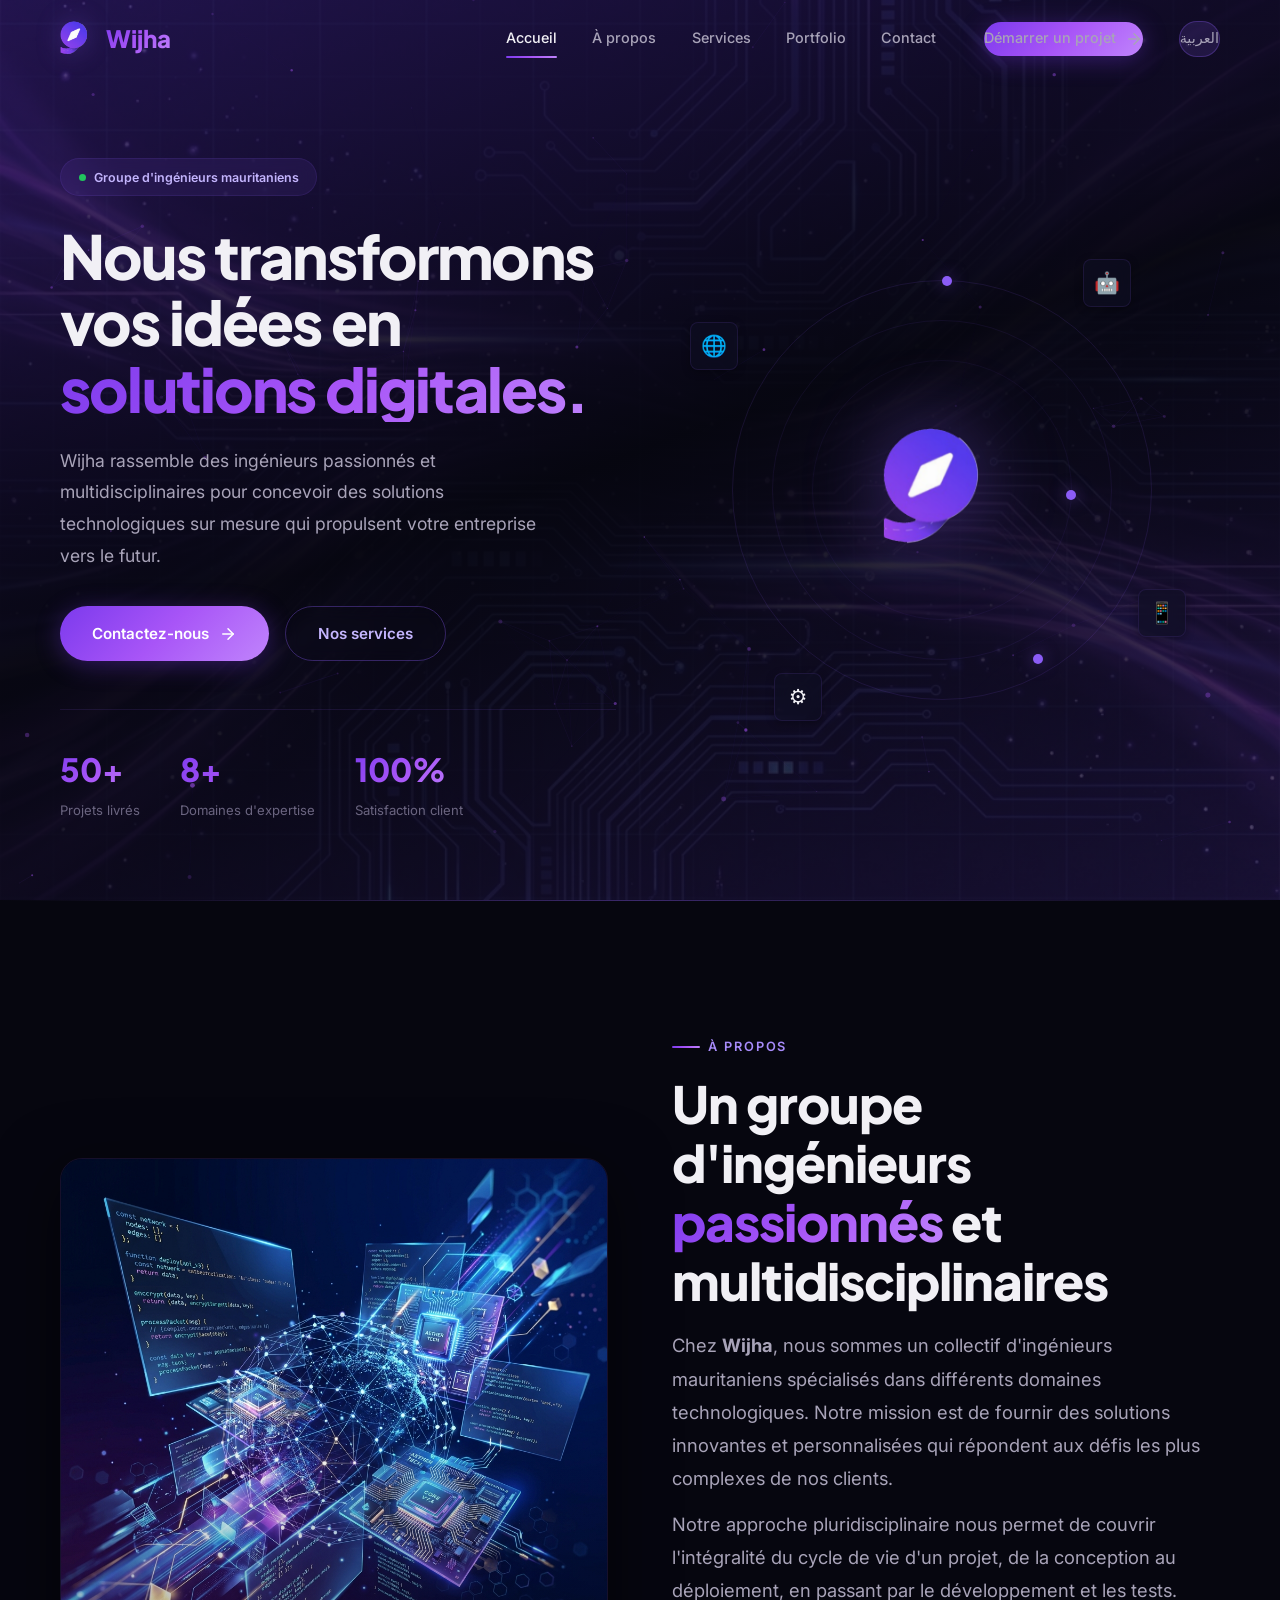
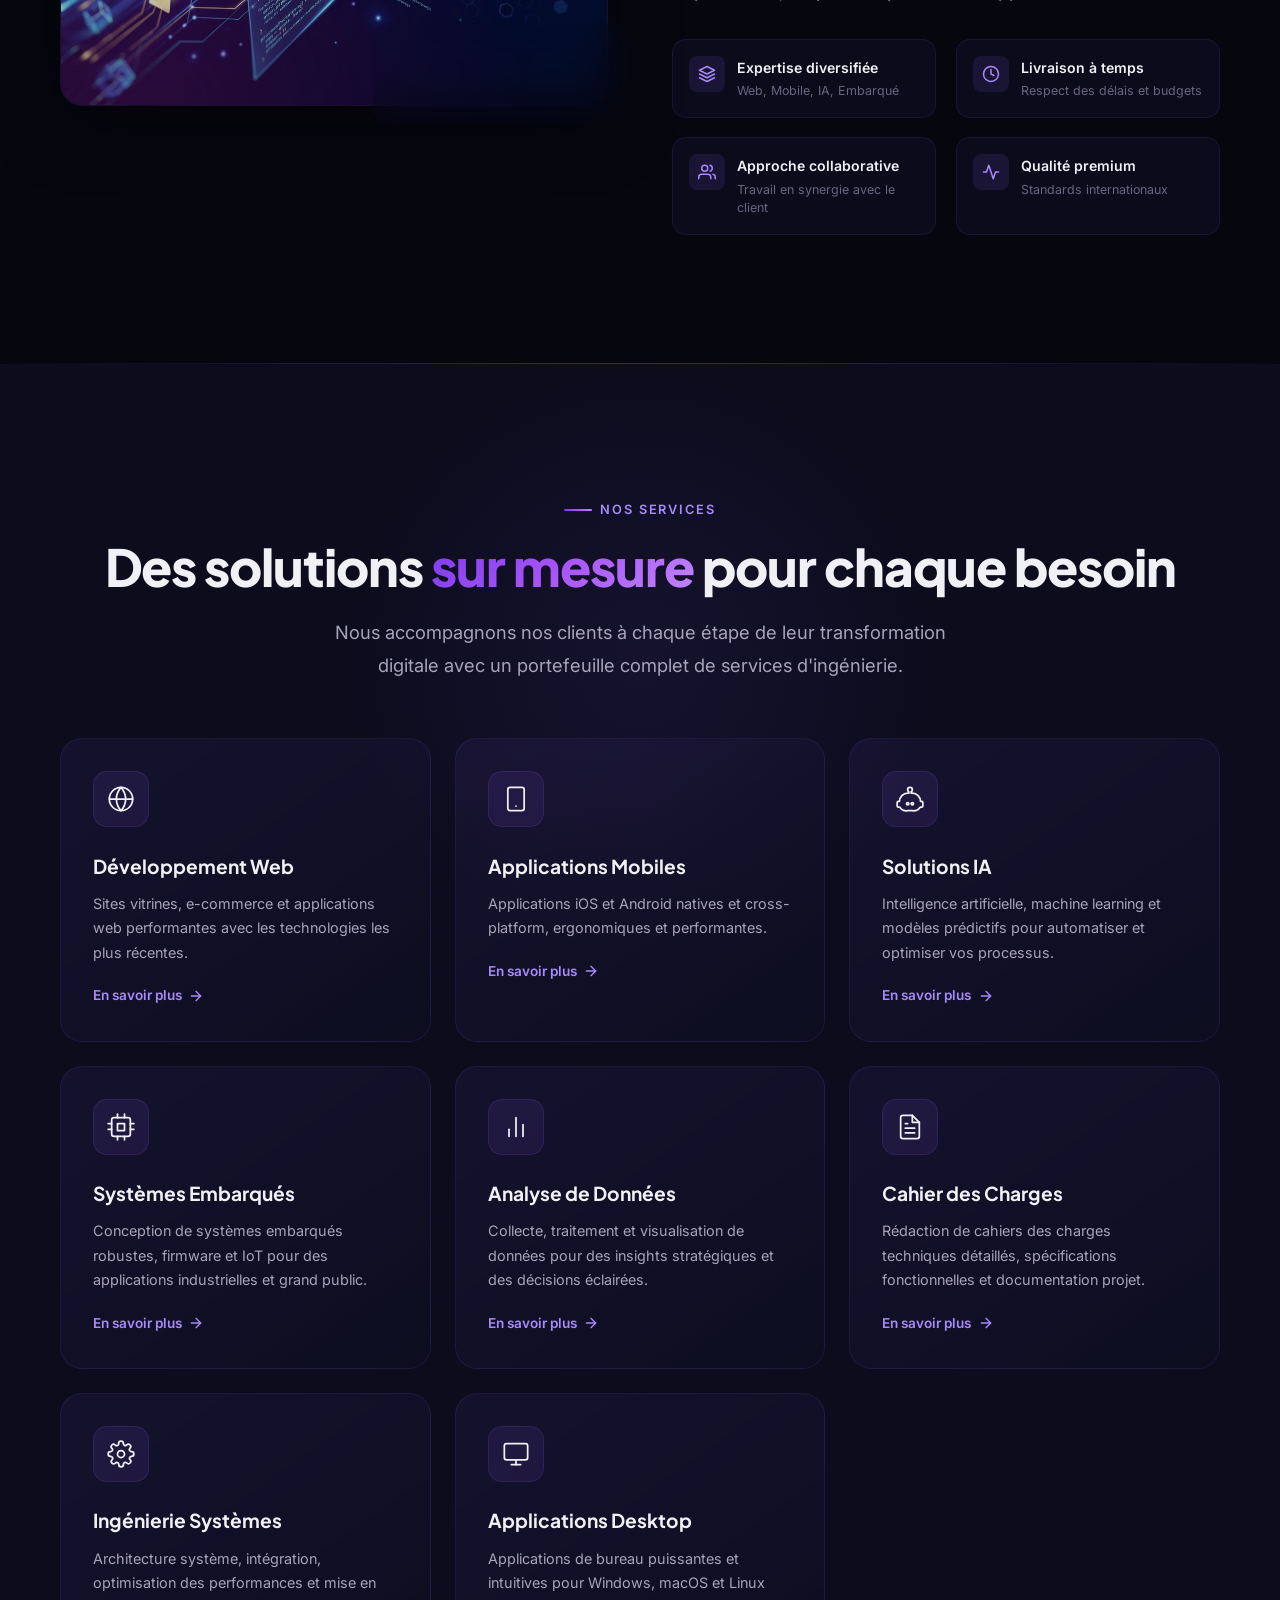
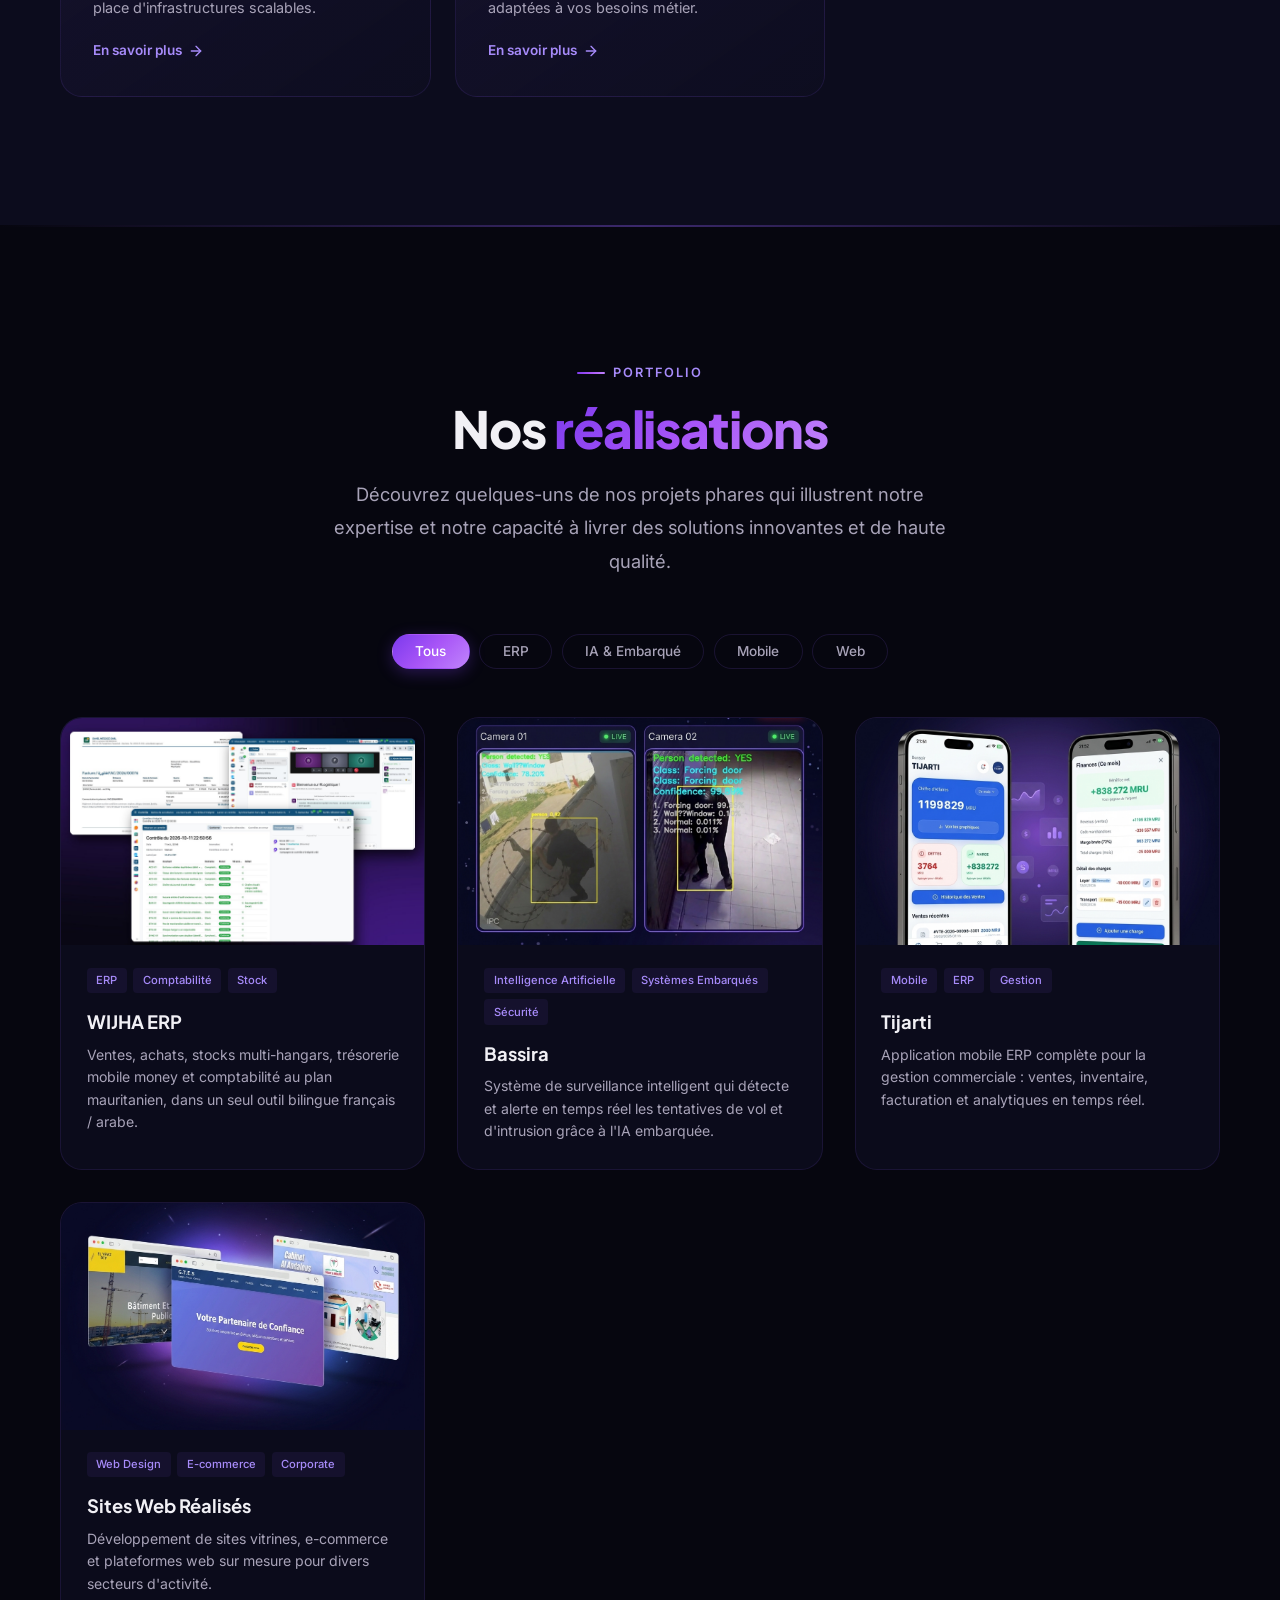
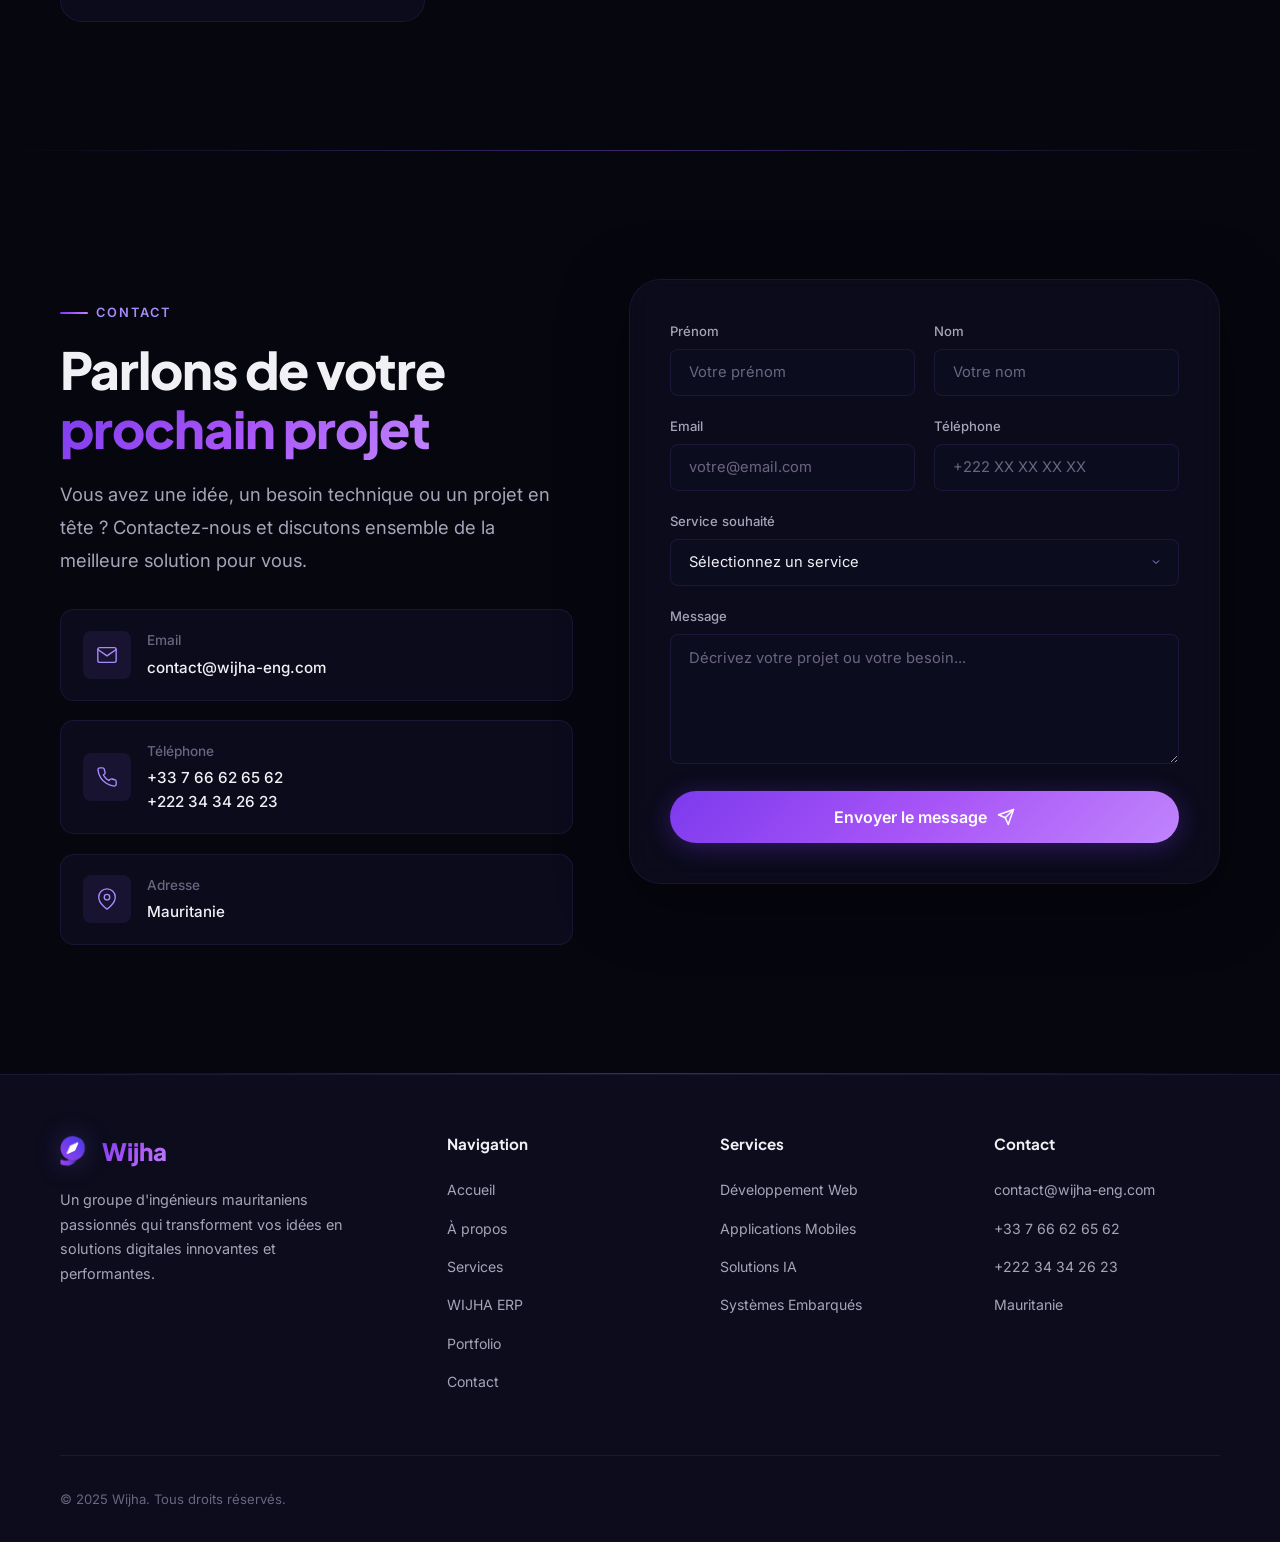
<file: index.html>
<!DOCTYPE html>
<html lang="fr" dir="ltr">
<head>
  <meta charset="UTF-8" />
  <meta name="viewport" content="width=device-width, initial-scale=1.0" />
  <title>Wijha — Ingénierie & Solutions Digitales</title>
  <meta name="description" content="Wijha est un groupe d'ingénieurs experts proposant des services de développement web, applications mobiles, solutions IA, systèmes embarqués et plus encore." />
  <meta name="keywords" content="ingénierie, développement web, application mobile, intelligence artificielle, systèmes embarqués, Wijha" />
  <meta name="author" content="Wijha" />
  <meta property="og:title" content="Wijha — Ingénierie & Solutions Digitales" />
  <meta property="og:description" content="Votre partenaire d'ingénierie digitale. Sites web, apps mobiles, IA et plus." />
  <meta property="og:type" content="website" />
  <link rel="icon" href="assets/logo-clean.png" type="image/png" />
  <link rel="stylesheet" href="styles.css" />
</head>
<body>

  <!-- ========== LOADER ========== -->
  <div class="loader" id="loader">
    <img src="assets/logo-clean.png" alt="Wijha" class="loader-logo" />
    <div class="loader-bar"></div>
  </div>

  <!-- ========== CURSOR GLOW ========== -->
  <div class="cursor-glow" id="cursorGlow"></div>

  <!-- ========== NAVBAR ========== -->
  <nav class="navbar" id="navbar">
    <div class="container">
      <a href="#accueil" class="nav-brand" id="nav-brand">
        <img src="assets/logo-clean.png" alt="Wijha Logo" />
        <span>Wijha</span>
      </a>

      <div class="nav-links" id="navLinks">
        <a href="#accueil" class="active" data-nav>Accueil</a>
        <a href="#apropos" data-nav>À propos</a>
        <a href="#services" data-nav>Services</a>
        <a href="#portfolio" data-nav>Portfolio</a>
        <a href="#contact" data-nav>Contact</a>
        <a href="#contact" class="btn btn-primary nav-cta" id="nav-cta-btn">
          Démarrer un projet
          <svg xmlns="http://www.w3.org/2000/svg" viewBox="0 0 24 24" fill="none" stroke="currentColor" stroke-width="2" stroke-linecap="round" stroke-linejoin="round"><path d="M5 12h14"/><path d="m12 5 7 7-7 7"/></svg>
        </a>
        <a href="index-ar.html" class="lang-switch">العربية</a>
      </div>

      <button class="nav-toggle" id="navToggle" aria-label="Menu">
        <span></span><span></span><span></span>
      </button>
    </div>
  </nav>

  <!-- ========== HERO ========== -->
  <section class="hero" id="accueil">
    <div class="hero-bg">
      <img src="assets/hero-bg.png" alt="" />
    </div>
    <canvas id="particles-canvas"></canvas>

    <div class="container">
      <div class="hero-content">
        <div class="hero-badge">
          <span class="dot"></span>
          Groupe d'ingénieurs mauritaniens
        </div>

        <h1>
          <span class="line">Nous transformons</span>
          <span class="line">vos idées en</span>
          <span class="line gradient-text">solutions digitales.</span>
        </h1>

        <p class="hero-desc">
          Wijha rassemble des ingénieurs passionnés et multidisciplinaires pour concevoir 
          des solutions technologiques sur mesure qui propulsent votre entreprise vers le futur.
        </p>

        <div class="hero-buttons">
          <a href="#contact" class="btn btn-primary" id="hero-cta-btn">
            Contactez-nous
            <svg xmlns="http://www.w3.org/2000/svg" viewBox="0 0 24 24" fill="none" stroke="currentColor" stroke-width="2" stroke-linecap="round" stroke-linejoin="round"><path d="M5 12h14"/><path d="m12 5 7 7-7 7"/></svg>
          </a>
          <a href="#services" class="btn btn-outline" id="hero-services-btn">
            Nos services
          </a>
        </div>

        <div class="hero-stats">
          <div class="stat-item">
            <div class="stat-number" data-count="50">0+</div>
            <div class="stat-text">Projets livrés</div>
          </div>
          <div class="stat-item">
            <div class="stat-number" data-count="8">0+</div>
            <div class="stat-text">Domaines d'expertise</div>
          </div>
          <div class="stat-item">
            <div class="stat-number" data-count="100">0%</div>
            <div class="stat-text">Satisfaction client</div>
          </div>
        </div>
      </div>

      <div class="hero-visual">
        <div class="hero-orbit">
          <div class="orbit-ring"><div class="orbit-dot"></div></div>
          <div class="orbit-ring"><div class="orbit-dot"></div></div>
          <div class="orbit-ring"><div class="orbit-dot"></div></div>
          <div class="orbit-center">
            <img src="assets/logo-clean.png" alt="Wijha" />
          </div>
          <!-- Floating icons -->
          <div class="orbit-icon">🌐</div>
          <div class="orbit-icon">🤖</div>
          <div class="orbit-icon">📱</div>
          <div class="orbit-icon">⚙️</div>
        </div>
      </div>
    </div>
  </section>

  <hr class="glow-line" />

  <!-- ========== ABOUT ========== -->
  <section class="about" id="apropos">
    <div class="container">
      <div class="about-image-wrapper reveal-left">
        <div class="about-image">
          <img src="assets/team.png?v=2" alt="Équipe Wijha" />
        </div>
        <div class="about-floating-card">
          <div class="afc-icon">🚀</div>
          <div class="afc-text">
            <strong>+5 ans</strong>
            <span>d'expérience combinée</span>
          </div>
        </div>
      </div>

      <div class="about-content reveal-right">
        <span class="section-label">À propos</span>
        <h2 class="section-title">
          Un groupe d'ingénieurs <span class="highlight">passionnés</span> et multidisciplinaires
        </h2>
        <p class="section-subtitle">
          Chez <strong>Wijha</strong>, nous sommes un collectif d'ingénieurs mauritaniens spécialisés 
          dans différents domaines technologiques. Notre mission est de fournir des solutions 
          innovantes et personnalisées qui répondent aux défis les plus complexes de nos clients.
        </p>
        <p class="section-subtitle" style="margin-top:.8rem;">
          Notre approche pluridisciplinaire nous permet de couvrir l'intégralité du cycle de vie 
          d'un projet, de la conception au déploiement, en passant par le développement et les tests.
        </p>

        <div class="about-features">
          <div class="about-feature reveal reveal-delay-1">
            <div class="af-icon">
              <svg xmlns="http://www.w3.org/2000/svg" width="18" height="18" viewBox="0 0 24 24" fill="none" stroke="currentColor" stroke-width="2" stroke-linecap="round" stroke-linejoin="round"><path d="M12 2L2 7l10 5 10-5-10-5z"/><path d="M2 17l10 5 10-5"/><path d="M2 12l10 5 10-5"/></svg>
            </div>
            <div class="af-text">
              <h4>Expertise diversifiée</h4>
              <p>Web, Mobile, IA, Embarqué</p>
            </div>
          </div>
          <div class="about-feature reveal reveal-delay-2">
            <div class="af-icon">
              <svg xmlns="http://www.w3.org/2000/svg" width="18" height="18" viewBox="0 0 24 24" fill="none" stroke="currentColor" stroke-width="2" stroke-linecap="round" stroke-linejoin="round"><circle cx="12" cy="12" r="10"/><path d="M12 6v6l4 2"/></svg>
            </div>
            <div class="af-text">
              <h4>Livraison à temps</h4>
              <p>Respect des délais et budgets</p>
            </div>
          </div>
          <div class="about-feature reveal reveal-delay-3">
            <div class="af-icon">
              <svg xmlns="http://www.w3.org/2000/svg" width="18" height="18" viewBox="0 0 24 24" fill="none" stroke="currentColor" stroke-width="2" stroke-linecap="round" stroke-linejoin="round"><path d="M17 21v-2a4 4 0 0 0-4-4H5a4 4 0 0 0-4 4v2"/><circle cx="9" cy="7" r="4"/><path d="M23 21v-2a4 4 0 0 0-3-3.87"/><path d="M16 3.13a4 4 0 0 1 0 7.75"/></svg>
            </div>
            <div class="af-text">
              <h4>Approche collaborative</h4>
              <p>Travail en synergie avec le client</p>
            </div>
          </div>
          <div class="about-feature reveal reveal-delay-4">
            <div class="af-icon">
              <svg xmlns="http://www.w3.org/2000/svg" width="18" height="18" viewBox="0 0 24 24" fill="none" stroke="currentColor" stroke-width="2" stroke-linecap="round" stroke-linejoin="round"><polyline points="22 12 18 12 15 21 9 3 6 12 2 12"/></svg>
            </div>
            <div class="af-text">
              <h4>Qualité premium</h4>
              <p>Standards internationaux</p>
            </div>
          </div>
        </div>
      </div>
    </div>
  </section>

  <hr class="glow-line" />

  <!-- ========== SERVICES ========== -->
  <section class="services" id="services">
    <div class="container">
      <div class="services-header reveal">
        <span class="section-label">Nos services</span>
        <h2 class="section-title">Des solutions <span class="highlight">sur mesure</span> pour chaque besoin</h2>
        <p class="section-subtitle">
          Nous accompagnons nos clients à chaque étape de leur transformation digitale 
          avec un portefeuille complet de services d'ingénierie.
        </p>
      </div>

      <div class="services-grid" id="servicesGrid">

        <!-- Card 1 -->
        <div class="service-card reveal reveal-delay-1" id="service-web">
          <div class="service-icon">
            <svg xmlns="http://www.w3.org/2000/svg" width="28" height="28" viewBox="0 0 24 24" fill="none" stroke="currentColor" stroke-width="1.5" stroke-linecap="round" stroke-linejoin="round"><circle cx="12" cy="12" r="10"/><line x1="2" y1="12" x2="22" y2="12"/><path d="M12 2a15.3 15.3 0 0 1 4 10 15.3 15.3 0 0 1-4 10 15.3 15.3 0 0 1-4-10 15.3 15.3 0 0 1 4-10z"/></svg>
          </div>
          <h3>Développement Web</h3>
          <p>Sites vitrines, e-commerce et applications web performantes avec les technologies les plus récentes.</p>
          <div class="service-arrow">
            En savoir plus
            <svg xmlns="http://www.w3.org/2000/svg" width="16" height="16" viewBox="0 0 24 24" fill="none" stroke="currentColor" stroke-width="2" stroke-linecap="round" stroke-linejoin="round"><path d="M5 12h14"/><path d="m12 5 7 7-7 7"/></svg>
          </div>
        </div>

        <!-- Card 2 -->
        <div class="service-card reveal reveal-delay-2" id="service-app">
          <div class="service-icon">
            <svg xmlns="http://www.w3.org/2000/svg" width="28" height="28" viewBox="0 0 24 24" fill="none" stroke="currentColor" stroke-width="1.5" stroke-linecap="round" stroke-linejoin="round"><rect x="5" y="2" width="14" height="20" rx="2" ry="2"/><line x1="12" y1="18" x2="12.01" y2="18"/></svg>
          </div>
          <h3>Applications Mobiles</h3>
          <p>Applications iOS et Android natives et cross-platform, ergonomiques et performantes.</p>
          <div class="service-arrow">
            En savoir plus
            <svg xmlns="http://www.w3.org/2000/svg" width="16" height="16" viewBox="0 0 24 24" fill="none" stroke="currentColor" stroke-width="2" stroke-linecap="round" stroke-linejoin="round"><path d="M5 12h14"/><path d="m12 5 7 7-7 7"/></svg>
          </div>
        </div>

        <!-- Card 3 -->
        <div class="service-card reveal reveal-delay-3" id="service-ia">
          <div class="service-icon">
            <svg xmlns="http://www.w3.org/2000/svg" width="28" height="28" viewBox="0 0 24 24" fill="none" stroke="currentColor" stroke-width="1.5" stroke-linecap="round" stroke-linejoin="round"><path d="M12 2a2 2 0 0 1 2 2c0 .74-.4 1.39-1 1.73V7h1a7 7 0 0 1 7 7h1a1 1 0 0 1 1 1v3a1 1 0 0 1-1 1h-1.27A7 7 0 0 1 14 22h-4a7 7 0 0 1-6.73-3H2a1 1 0 0 1-1-1v-3a1 1 0 0 1 1-1h1a7 7 0 0 1 7-7h1V5.73c-.6-.34-1-.99-1-1.73a2 2 0 0 1 2-2z"/><path d="M10 17a1 1 0 1 0 0-2 1 1 0 0 0 0 2z"/><path d="M14 17a1 1 0 1 0 0-2 1 1 0 0 0 0 2z"/></svg>
          </div>
          <h3>Solutions IA</h3>
          <p>Intelligence artificielle, machine learning et modèles prédictifs pour automatiser et optimiser vos processus.</p>
          <div class="service-arrow">
            En savoir plus
            <svg xmlns="http://www.w3.org/2000/svg" width="16" height="16" viewBox="0 0 24 24" fill="none" stroke="currentColor" stroke-width="2" stroke-linecap="round" stroke-linejoin="round"><path d="M5 12h14"/><path d="m12 5 7 7-7 7"/></svg>
          </div>
        </div>

        <!-- Card 4 -->
        <div class="service-card reveal reveal-delay-4" id="service-embedded">
          <div class="service-icon">
            <svg xmlns="http://www.w3.org/2000/svg" width="28" height="28" viewBox="0 0 24 24" fill="none" stroke="currentColor" stroke-width="1.5" stroke-linecap="round" stroke-linejoin="round"><rect x="4" y="4" width="16" height="16" rx="2" ry="2"/><rect x="9" y="9" width="6" height="6"/><line x1="9" y1="1" x2="9" y2="4"/><line x1="15" y1="1" x2="15" y2="4"/><line x1="9" y1="20" x2="9" y2="23"/><line x1="15" y1="20" x2="15" y2="23"/><line x1="20" y1="9" x2="23" y2="9"/><line x1="20" y1="14" x2="23" y2="14"/><line x1="1" y1="9" x2="4" y2="9"/><line x1="1" y1="14" x2="4" y2="14"/></svg>
          </div>
          <h3>Systèmes Embarqués</h3>
          <p>Conception de systèmes embarqués robustes, firmware et IoT pour des applications industrielles et grand public.</p>
          <div class="service-arrow">
            En savoir plus
            <svg xmlns="http://www.w3.org/2000/svg" width="16" height="16" viewBox="0 0 24 24" fill="none" stroke="currentColor" stroke-width="2" stroke-linecap="round" stroke-linejoin="round"><path d="M5 12h14"/><path d="m12 5 7 7-7 7"/></svg>
          </div>
        </div>

        <!-- Card 5 -->
        <div class="service-card reveal reveal-delay-5" id="service-data">
          <div class="service-icon">
            <svg xmlns="http://www.w3.org/2000/svg" width="28" height="28" viewBox="0 0 24 24" fill="none" stroke="currentColor" stroke-width="1.5" stroke-linecap="round" stroke-linejoin="round"><line x1="18" y1="20" x2="18" y2="10"/><line x1="12" y1="20" x2="12" y2="4"/><line x1="6" y1="20" x2="6" y2="14"/></svg>
          </div>
          <h3>Analyse de Données</h3>
          <p>Collecte, traitement et visualisation de données pour des insights stratégiques et des décisions éclairées.</p>
          <div class="service-arrow">
            En savoir plus
            <svg xmlns="http://www.w3.org/2000/svg" width="16" height="16" viewBox="0 0 24 24" fill="none" stroke="currentColor" stroke-width="2" stroke-linecap="round" stroke-linejoin="round"><path d="M5 12h14"/><path d="m12 5 7 7-7 7"/></svg>
          </div>
        </div>

        <!-- Card 6 -->
        <div class="service-card reveal reveal-delay-6" id="service-cahier">
          <div class="service-icon">
            <svg xmlns="http://www.w3.org/2000/svg" width="28" height="28" viewBox="0 0 24 24" fill="none" stroke="currentColor" stroke-width="1.5" stroke-linecap="round" stroke-linejoin="round"><path d="M14 2H6a2 2 0 0 0-2 2v16a2 2 0 0 0 2 2h12a2 2 0 0 0 2-2V8z"/><polyline points="14 2 14 8 20 8"/><line x1="16" y1="13" x2="8" y2="13"/><line x1="16" y1="17" x2="8" y2="17"/><polyline points="10 9 9 9 8 9"/></svg>
          </div>
          <h3>Cahier des Charges</h3>
          <p>Rédaction de cahiers des charges techniques détaillés, spécifications fonctionnelles et documentation projet.</p>
          <div class="service-arrow">
            En savoir plus
            <svg xmlns="http://www.w3.org/2000/svg" width="16" height="16" viewBox="0 0 24 24" fill="none" stroke="currentColor" stroke-width="2" stroke-linecap="round" stroke-linejoin="round"><path d="M5 12h14"/><path d="m12 5 7 7-7 7"/></svg>
          </div>
        </div>

        <!-- Card 7 -->
        <div class="service-card reveal reveal-delay-1" id="service-systems">
          <div class="service-icon">
            <svg xmlns="http://www.w3.org/2000/svg" width="28" height="28" viewBox="0 0 24 24" fill="none" stroke="currentColor" stroke-width="1.5" stroke-linecap="round" stroke-linejoin="round"><circle cx="12" cy="12" r="3"/><path d="M19.4 15a1.65 1.65 0 0 0 .33 1.82l.06.06a2 2 0 0 1-2.83 2.83l-.06-.06a1.65 1.65 0 0 0-1.82-.33 1.65 1.65 0 0 0-1 1.51V21a2 2 0 0 1-4 0v-.09A1.65 1.65 0 0 0 9 19.4a1.65 1.65 0 0 0-1.82.33l-.06.06a2 2 0 0 1-2.83-2.83l.06-.06A1.65 1.65 0 0 0 4.68 15a1.65 1.65 0 0 0-1.51-1H3a2 2 0 0 1 0-4h.09A1.65 1.65 0 0 0 4.6 9a1.65 1.65 0 0 0-.33-1.82l-.06-.06a2 2 0 0 1 2.83-2.83l.06.06A1.65 1.65 0 0 0 9 4.68a1.65 1.65 0 0 0 1-1.51V3a2 2 0 0 1 4 0v.09a1.65 1.65 0 0 0 1 1.51 1.65 1.65 0 0 0 1.82-.33l.06-.06a2 2 0 0 1 2.83 2.83l-.06.06A1.65 1.65 0 0 0 19.4 9a1.65 1.65 0 0 0 1.51 1H21a2 2 0 0 1 0 4h-.09a1.65 1.65 0 0 0-1.51 1z"/></svg>
          </div>
          <h3>Ingénierie Systèmes</h3>
          <p>Architecture système, intégration, optimisation des performances et mise en place d'infrastructures scalables.</p>
          <div class="service-arrow">
            En savoir plus
            <svg xmlns="http://www.w3.org/2000/svg" width="16" height="16" viewBox="0 0 24 24" fill="none" stroke="currentColor" stroke-width="2" stroke-linecap="round" stroke-linejoin="round"><path d="M5 12h14"/><path d="m12 5 7 7-7 7"/></svg>
          </div>
        </div>

        <!-- Card 8 -->
        <div class="service-card reveal reveal-delay-2" id="service-desktop">
          <div class="service-icon">
            <svg xmlns="http://www.w3.org/2000/svg" width="28" height="28" viewBox="0 0 24 24" fill="none" stroke="currentColor" stroke-width="1.5" stroke-linecap="round" stroke-linejoin="round"><rect x="2" y="3" width="20" height="14" rx="2" ry="2"/><line x1="8" y1="21" x2="16" y2="21"/><line x1="12" y1="17" x2="12" y2="21"/></svg>
          </div>
          <h3>Applications Desktop</h3>
          <p>Applications de bureau puissantes et intuitives pour Windows, macOS et Linux adaptées à vos besoins métier.</p>
          <div class="service-arrow">
            En savoir plus
            <svg xmlns="http://www.w3.org/2000/svg" width="16" height="16" viewBox="0 0 24 24" fill="none" stroke="currentColor" stroke-width="2" stroke-linecap="round" stroke-linejoin="round"><path d="M5 12h14"/><path d="m12 5 7 7-7 7"/></svg>
          </div>
        </div>

      </div>
    </div>
  </section>

  <hr class="glow-line" />

  <!-- ========== WIJHA ERP ========== -->

  <hr class="glow-line" />

  <!-- ========== PORTFOLIO ========== -->
  <section class="portfolio" id="portfolio">
    <div class="container">
      <div class="services-header reveal">
        <span class="section-label">Portfolio</span>
        <h2 class="section-title">Nos <span class="highlight">réalisations</span></h2>
        <p class="section-subtitle">
          Découvrez quelques-uns de nos projets phares qui illustrent notre expertise 
          et notre capacité à livrer des solutions innovantes et de haute qualité.
        </p>
      </div>

      <!-- Filter tabs -->
      <div class="portfolio-filters reveal">
        <button class="pf-filter active" data-filter="all">Tous</button>
        <button class="pf-filter" data-filter="erp">ERP</button>
        <button class="pf-filter" data-filter="ia">IA & Embarqué</button>
        <button class="pf-filter" data-filter="mobile">Mobile</button>
        <button class="pf-filter" data-filter="web">Web</button>
      </div>

      <div class="portfolio-grid" id="portfolioGrid">

        <!-- Project 0 — WIJHA ERP -->
        <div class="portfolio-card reveal" data-category="erp" id="project-erp">
          <div class="portfolio-image">
            <img src="assets/erp-cover.jpg" alt="WIJHA ERP — facture, discussion et contrôles d'intégrité" />
            <div class="portfolio-overlay">
              <div class="portfolio-overlay-content">
                <span class="portfolio-category-badge">Logiciel de gestion</span>
                <h3>WIJHA ERP</h3>
                <p>ERP intégré pour les entreprises mauritaniennes</p>
                <button class="btn btn-primary btn-sm" onclick="openProjectModal('erp')">
                  Voir le projet
                  <svg xmlns="http://www.w3.org/2000/svg" width="16" height="16" viewBox="0 0 24 24" fill="none" stroke="currentColor" stroke-width="2" stroke-linecap="round" stroke-linejoin="round"><path d="M5 12h14"/><path d="m12 5 7 7-7 7"/></svg>
                </button>
              </div>
            </div>
          </div>
          <div class="portfolio-info">
            <div class="portfolio-tags">
              <span class="ptag">ERP</span>
              <span class="ptag">Comptabilité</span>
              <span class="ptag">Stock</span>
            </div>
            <h3>WIJHA ERP</h3>
            <p>Ventes, achats, stocks multi-hangars, trésorerie mobile money et comptabilité au plan mauritanien, dans un seul outil bilingue français / arabe.</p>
          </div>
        </div>

        <!-- Project 1 — Bassira -->
        <div class="portfolio-card reveal reveal-delay-1" data-category="ia" id="project-bassira">
          <div class="portfolio-image">
            <img src="assets/bassira.png?v=2" alt="Bassira — Système de surveillance intelligent" />
            <div class="portfolio-overlay">
              <div class="portfolio-overlay-content">
                <span class="portfolio-category-badge">IA Embarquée</span>
                <h3>Bassira</h3>
                <p>Système de surveillance intelligent basé sur l'IA embarquée</p>
                <button class="btn btn-primary btn-sm" onclick="openProjectModal('bassira')">
                  Voir le projet
                  <svg xmlns="http://www.w3.org/2000/svg" width="16" height="16" viewBox="0 0 24 24" fill="none" stroke="currentColor" stroke-width="2" stroke-linecap="round" stroke-linejoin="round"><path d="M5 12h14"/><path d="m12 5 7 7-7 7"/></svg>
                </button>
              </div>
            </div>
          </div>
          <div class="portfolio-info">
            <div class="portfolio-tags">
              <span class="ptag">Intelligence Artificielle</span>
              <span class="ptag">Systèmes Embarqués</span>
              <span class="ptag">Sécurité</span>
            </div>
            <h3>Bassira</h3>
            <p>Système de surveillance intelligent qui détecte et alerte en temps réel les tentatives de vol et d'intrusion grâce à l'IA embarquée.</p>
          </div>
        </div>

        <!-- Project 2 — Tijarti -->
        <div class="portfolio-card reveal reveal-delay-2" data-category="mobile" id="project-tijarti">
          <div class="portfolio-image">
            <img src="assets/tijarti.png?v=2" alt="Tijarti — Application mobile ERP" />
            <div class="portfolio-overlay">
              <div class="portfolio-overlay-content">
                <span class="portfolio-category-badge">App Mobile</span>
                <h3>Tijarti</h3>
                <p>Application mobile ERP pour la gestion d'entreprise</p>
                <button class="btn btn-primary btn-sm" onclick="openProjectModal('tijarti')">
                  Voir le projet
                  <svg xmlns="http://www.w3.org/2000/svg" width="16" height="16" viewBox="0 0 24 24" fill="none" stroke="currentColor" stroke-width="2" stroke-linecap="round" stroke-linejoin="round"><path d="M5 12h14"/><path d="m12 5 7 7-7 7"/></svg>
                </button>
              </div>
            </div>
          </div>
          <div class="portfolio-info">
            <div class="portfolio-tags">
              <span class="ptag">Mobile</span>
              <span class="ptag">ERP</span>
              <span class="ptag">Gestion</span>
            </div>
            <h3>Tijarti</h3>
            <p>Application mobile ERP complète pour la gestion commerciale : ventes, inventaire, facturation et analytiques en temps réel.</p>
          </div>
        </div>

        <!-- Project 3 — Sites Web -->
        <div class="portfolio-card reveal reveal-delay-3" data-category="web" id="project-websites">
          <div class="portfolio-image">
            <img src="assets/websites.png?v=2" alt="Sites web réalisés par Wijha" />
            <div class="portfolio-overlay">
              <div class="portfolio-overlay-content">
                <span class="portfolio-category-badge">Développement Web</span>
                <h3>Sites Web</h3>
                <p>Collection de sites web modernes et performants</p>
                <button class="btn btn-primary btn-sm" onclick="openProjectModal('websites')">
                  Voir le projet
                  <svg xmlns="http://www.w3.org/2000/svg" width="16" height="16" viewBox="0 0 24 24" fill="none" stroke="currentColor" stroke-width="2" stroke-linecap="round" stroke-linejoin="round"><path d="M5 12h14"/><path d="m12 5 7 7-7 7"/></svg>
                </button>
              </div>
            </div>
          </div>
          <div class="portfolio-info">
            <div class="portfolio-tags">
              <span class="ptag">Web Design</span>
              <span class="ptag">E-commerce</span>
              <span class="ptag">Corporate</span>
            </div>
            <h3>Sites Web Réalisés</h3>
            <p>Développement de sites vitrines, e-commerce et plateformes web sur mesure pour divers secteurs d'activité.</p>
          </div>
        </div>

      </div>
    </div>
  </section>

  <!-- ========== PROJECT MODAL ========== -->
  <div class="project-modal" id="projectModal">
    <div class="project-modal-backdrop" onclick="closeProjectModal()"></div>
    <div class="project-modal-content">
      <button class="project-modal-close" onclick="closeProjectModal()" aria-label="Fermer">
        <svg xmlns="http://www.w3.org/2000/svg" width="24" height="24" viewBox="0 0 24 24" fill="none" stroke="currentColor" stroke-width="2" stroke-linecap="round" stroke-linejoin="round"><line x1="18" y1="6" x2="6" y2="18"/><line x1="6" y1="6" x2="18" y2="18"/></svg>
      </button>
      <div class="project-modal-image" id="modalImage"></div>
      <div class="project-modal-body">
        <span class="portfolio-category-badge" id="modalBadge"></span>
        <h2 id="modalTitle"></h2>
        <p class="project-modal-desc" id="modalDesc"></p>
        <div class="project-modal-details">
          <div class="pmd-item">
            <h4>Technologies</h4>
            <div class="pmd-tags" id="modalTechs"></div>
          </div>
          <div class="pmd-item">
            <h4>Caractéristiques</h4>
            <ul id="modalFeatures"></ul>
          </div>
        </div>
        <a href="#contact" class="btn btn-primary" onclick="closeProjectModal()" style="margin-top:1.5rem">
          Démarrer un projet similaire
          <svg xmlns="http://www.w3.org/2000/svg" width="16" height="16" viewBox="0 0 24 24" fill="none" stroke="currentColor" stroke-width="2" stroke-linecap="round" stroke-linejoin="round"><path d="M5 12h14"/><path d="m12 5 7 7-7 7"/></svg>
        </a>
      </div>
    </div>
  </div>

  <hr class="glow-line" />

  <!-- ========== CONTACT ========== -->
  <section class="contact" id="contact">
    <div class="container">
      <div class="contact-info reveal-left">
        <span class="section-label">Contact</span>
        <h2 class="section-title">Parlons de votre <span class="highlight">prochain projet</span></h2>
        <p class="section-subtitle">
          Vous avez une idée, un besoin technique ou un projet en tête ? 
          Contactez-nous et discutons ensemble de la meilleure solution pour vous.
        </p>

        <div class="contact-cards">
          <div class="contact-card">
            <div class="cc-icon">
              <svg xmlns="http://www.w3.org/2000/svg" width="22" height="22" viewBox="0 0 24 24" fill="none" stroke="currentColor" stroke-width="1.5" stroke-linecap="round" stroke-linejoin="round"><path d="M4 4h16c1.1 0 2 .9 2 2v12c0 1.1-.9 2-2 2H4c-1.1 0-2-.9-2-2V6c0-1.1.9-2 2-2z"/><polyline points="22,6 12,13 2,6"/></svg>
            </div>
            <div class="cc-content">
              <h4>Email</h4>
              <p>contact@wijha-eng.com</p>
            </div>
          </div>
          <div class="contact-card">
            <div class="cc-icon">
              <svg xmlns="http://www.w3.org/2000/svg" width="22" height="22" viewBox="0 0 24 24" fill="none" stroke="currentColor" stroke-width="1.5" stroke-linecap="round" stroke-linejoin="round"><path d="M22 16.92v3a2 2 0 0 1-2.18 2 19.79 19.79 0 0 1-8.63-3.07 19.5 19.5 0 0 1-6-6 19.79 19.79 0 0 1-3.07-8.67A2 2 0 0 1 4.11 2h3a2 2 0 0 1 2 1.72c.127.96.361 1.903.7 2.81a2 2 0 0 1-.45 2.11L8.09 9.91a16 16 0 0 0 6 6l1.27-1.27a2 2 0 0 1 2.11-.45c.907.339 1.85.573 2.81.7A2 2 0 0 1 22 16.92z"/></svg>
            </div>
            <div class="cc-content">
              <h4>Téléphone</h4>
              <p style="line-height: 1.6;"><a href="https://wa.me/33766626562" style="color: inherit; text-decoration: none;">+33 7 66 62 65 62</a><br><a href="https://wa.me/22234342623" style="color: inherit; text-decoration: none;">+222 34 34 26 23</a></p>
            </div>
          </div>
          <div class="contact-card">
            <div class="cc-icon">
              <svg xmlns="http://www.w3.org/2000/svg" width="22" height="22" viewBox="0 0 24 24" fill="none" stroke="currentColor" stroke-width="1.5" stroke-linecap="round" stroke-linejoin="round"><path d="M21 10c0 7-9 13-9 13s-9-6-9-13a9 9 0 0 1 18 0z"/><circle cx="12" cy="10" r="3"/></svg>
            </div>
            <div class="cc-content">
              <h4>Adresse</h4>
              <p>Mauritanie</p>
            </div>
          </div>
        </div>


      </div>

      <div class="contact-form-wrapper reveal-right">
        <form action="https://api.web3forms.com/submit" method="POST" class="contact-form" id="contactForm">
          <input type="hidden" name="access_key" value="f25e806e-ca97-41f3-bd1a-124f23fe2da2">
          <input type="hidden" name="subject" value="Nouveau message depuis le site Wijha">
          <input type="hidden" name="_template" value="table">
          <input type="hidden" name="_captcha" value="false">
          <input type="hidden" name="_next" value="">
          <input type="text" name="_honey" style="display:none">
          <div class="form-row">
            <div class="form-group">
              <label for="firstName">Prénom</label>
              <input type="text" id="firstName" name="firstName" placeholder="Votre prénom" required />
            </div>
            <div class="form-group">
              <label for="lastName">Nom</label>
              <input type="text" id="lastName" name="lastName" placeholder="Votre nom" required />
            </div>
          </div>

          <div class="form-row">
            <div class="form-group">
              <label for="email">Email</label>
              <input type="email" id="email" name="email" placeholder="votre@email.com" required />
            </div>
            <div class="form-group">
              <label for="phone">Téléphone</label>
              <input type="tel" id="phone" name="phone" placeholder="+222 XX XX XX XX" />
            </div>
          </div>

          <div class="form-group">
            <label for="service">Service souhaité</label>
            <select id="service" name="service" required>
              <option value="" disabled selected>Sélectionnez un service</option>
              <option value="web">Développement Web</option>
              <option value="mobile">Applications Mobiles</option>
              <option value="ia">Solutions IA</option>
              <option value="embedded">Systèmes Embarqués</option>
              <option value="data">Analyse de Données</option>
              <option value="cahier">Cahier des Charges</option>
              <option value="systems">Ingénierie Systèmes</option>
              <option value="desktop">Applications Desktop</option>
              <option value="erp">WIJHA ERP</option>
              <option value="other">Autre</option>
            </select>
          </div>

          <div class="form-group">
            <label for="message">Message</label>
            <textarea id="message" name="message" placeholder="Décrivez votre projet ou votre besoin..." required></textarea>
          </div>

          <div class="form-submit">
            <button type="submit" class="btn btn-primary" id="submit-btn">
              Envoyer le message
              <svg xmlns="http://www.w3.org/2000/svg" width="18" height="18" viewBox="0 0 24 24" fill="none" stroke="currentColor" stroke-width="2" stroke-linecap="round" stroke-linejoin="round"><line x1="22" y1="2" x2="11" y2="13"/><polygon points="22 2 15 22 11 13 2 9 22 2"/></svg>
            </button>
          </div>
        </form>
      </div>
    </div>
  </section>

  <hr class="glow-line" />

  <!-- ========== FOOTER ========== -->
  <footer class="footer" id="footer">
    <div class="container">
      <div class="footer-grid">
        <div class="footer-brand">
          <a href="#accueil" class="nav-brand">
            <img src="assets/logo-clean.png" alt="Wijha" style="height:38px" />
            <span>Wijha</span>
          </a>
          <p>
            Un groupe d'ingénieurs mauritaniens passionnés qui transforment vos idées en 
            solutions digitales innovantes et performantes.
          </p>
        </div>

        <div class="footer-col">
          <h4>Navigation</h4>
          <ul>
            <li><a href="#accueil">Accueil</a></li>
            <li><a href="#apropos">À propos</a></li>
            <li><a href="#services">Services</a></li>
            <li><a href="#project-erp">WIJHA ERP</a></li>
            <li><a href="#portfolio">Portfolio</a></li>
            <li><a href="#contact">Contact</a></li>
          </ul>
        </div>

        <div class="footer-col">
          <h4>Services</h4>
          <ul>
            <li><a href="#services">Développement Web</a></li>
            <li><a href="#services">Applications Mobiles</a></li>
            <li><a href="#services">Solutions IA</a></li>
            <li><a href="#services">Systèmes Embarqués</a></li>
          </ul>
        </div>

        <div class="footer-col">
          <h4>Contact</h4>
          <ul>
            <li><a href="mailto:contact@wijha-eng.com">contact@wijha-eng.com</a></li>
            <li><a href="https://wa.me/33766626562">+33 7 66 62 65 62</a></li>
            <li><a href="https://wa.me/22234342623">+222 34 34 26 23</a></li>
            <li><a href="#">Mauritanie</a></li>
          </ul>
        </div>
      </div>

      <div class="footer-bottom">
        <p>&copy; 2025 Wijha. Tous droits réservés.</p>

      </div>
    </div>
  </footer>

  <!-- ========== BACK TO TOP ========== -->
  <button class="back-to-top" id="backToTop" aria-label="Retour en haut">
    <svg xmlns="http://www.w3.org/2000/svg" width="22" height="22" viewBox="0 0 24 24" fill="none" stroke="currentColor" stroke-width="2.5" stroke-linecap="round" stroke-linejoin="round"><path d="M18 15l-6-6-6 6"/></svg>
  </button>

  <!-- ========== TOAST ========== -->
  <div class="toast" id="toast">
    <svg xmlns="http://www.w3.org/2000/svg" width="20" height="20" viewBox="0 0 24 24" fill="none" stroke="currentColor" stroke-width="2.5" stroke-linecap="round" stroke-linejoin="round"><path d="M22 11.08V12a10 10 0 1 1-5.93-9.14"/><polyline points="22 4 12 14.01 9 11.01"/></svg>
    <span id="toast-message">Message envoyé avec succès !</span>
  </div>

  <script src="script.js"></script>
</body>
</html>
</file>
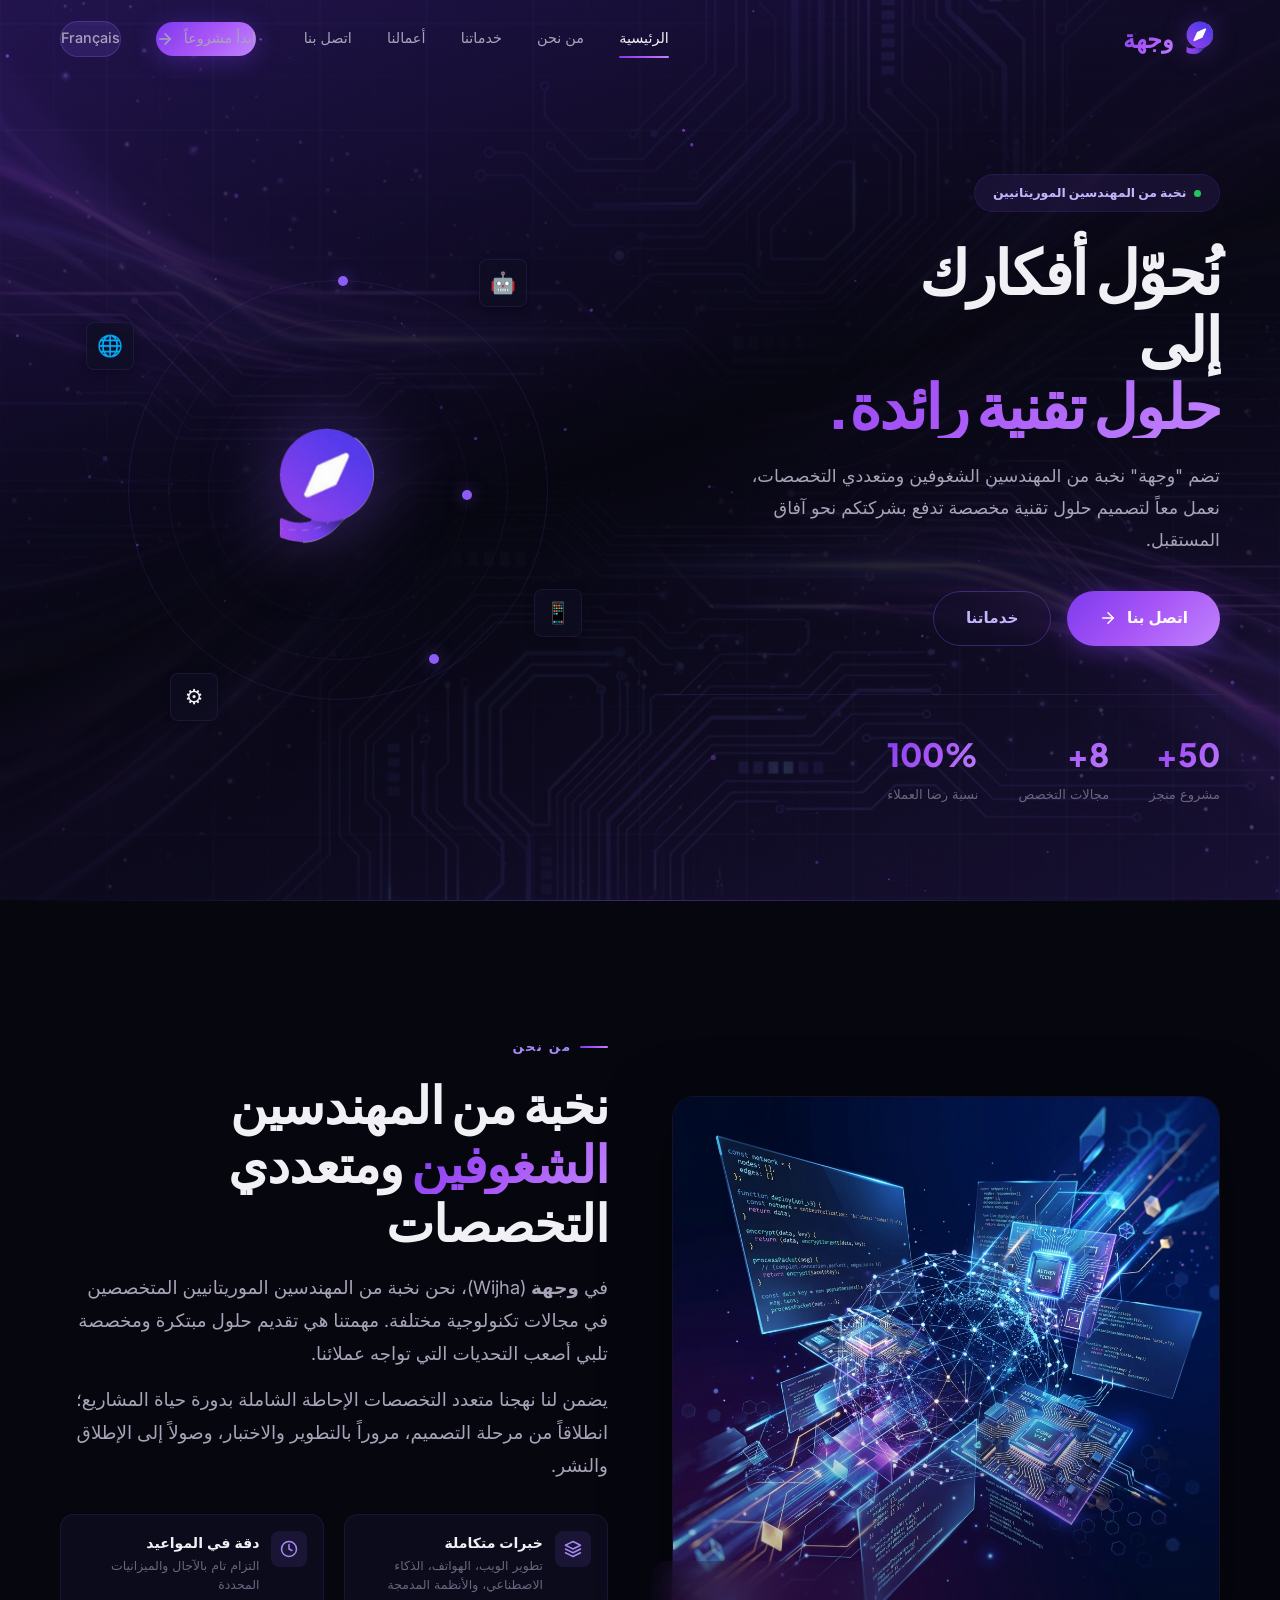
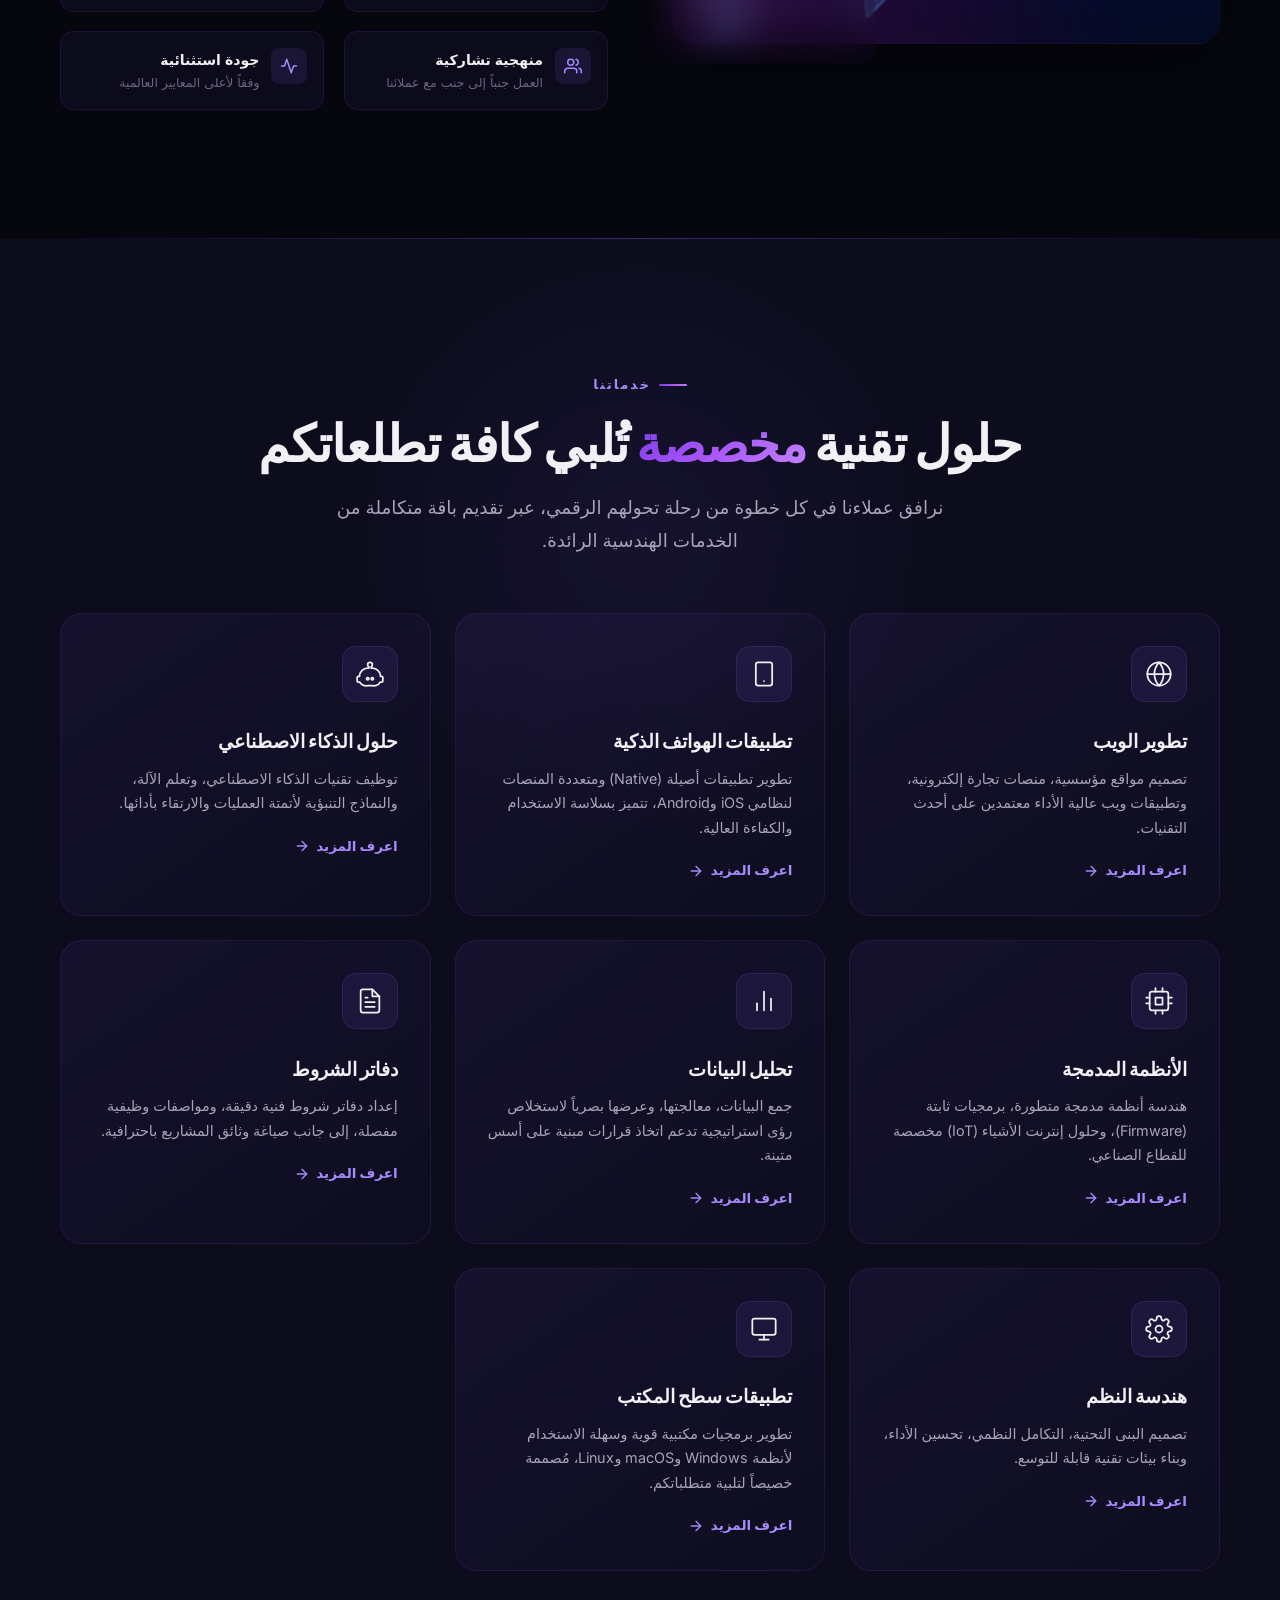
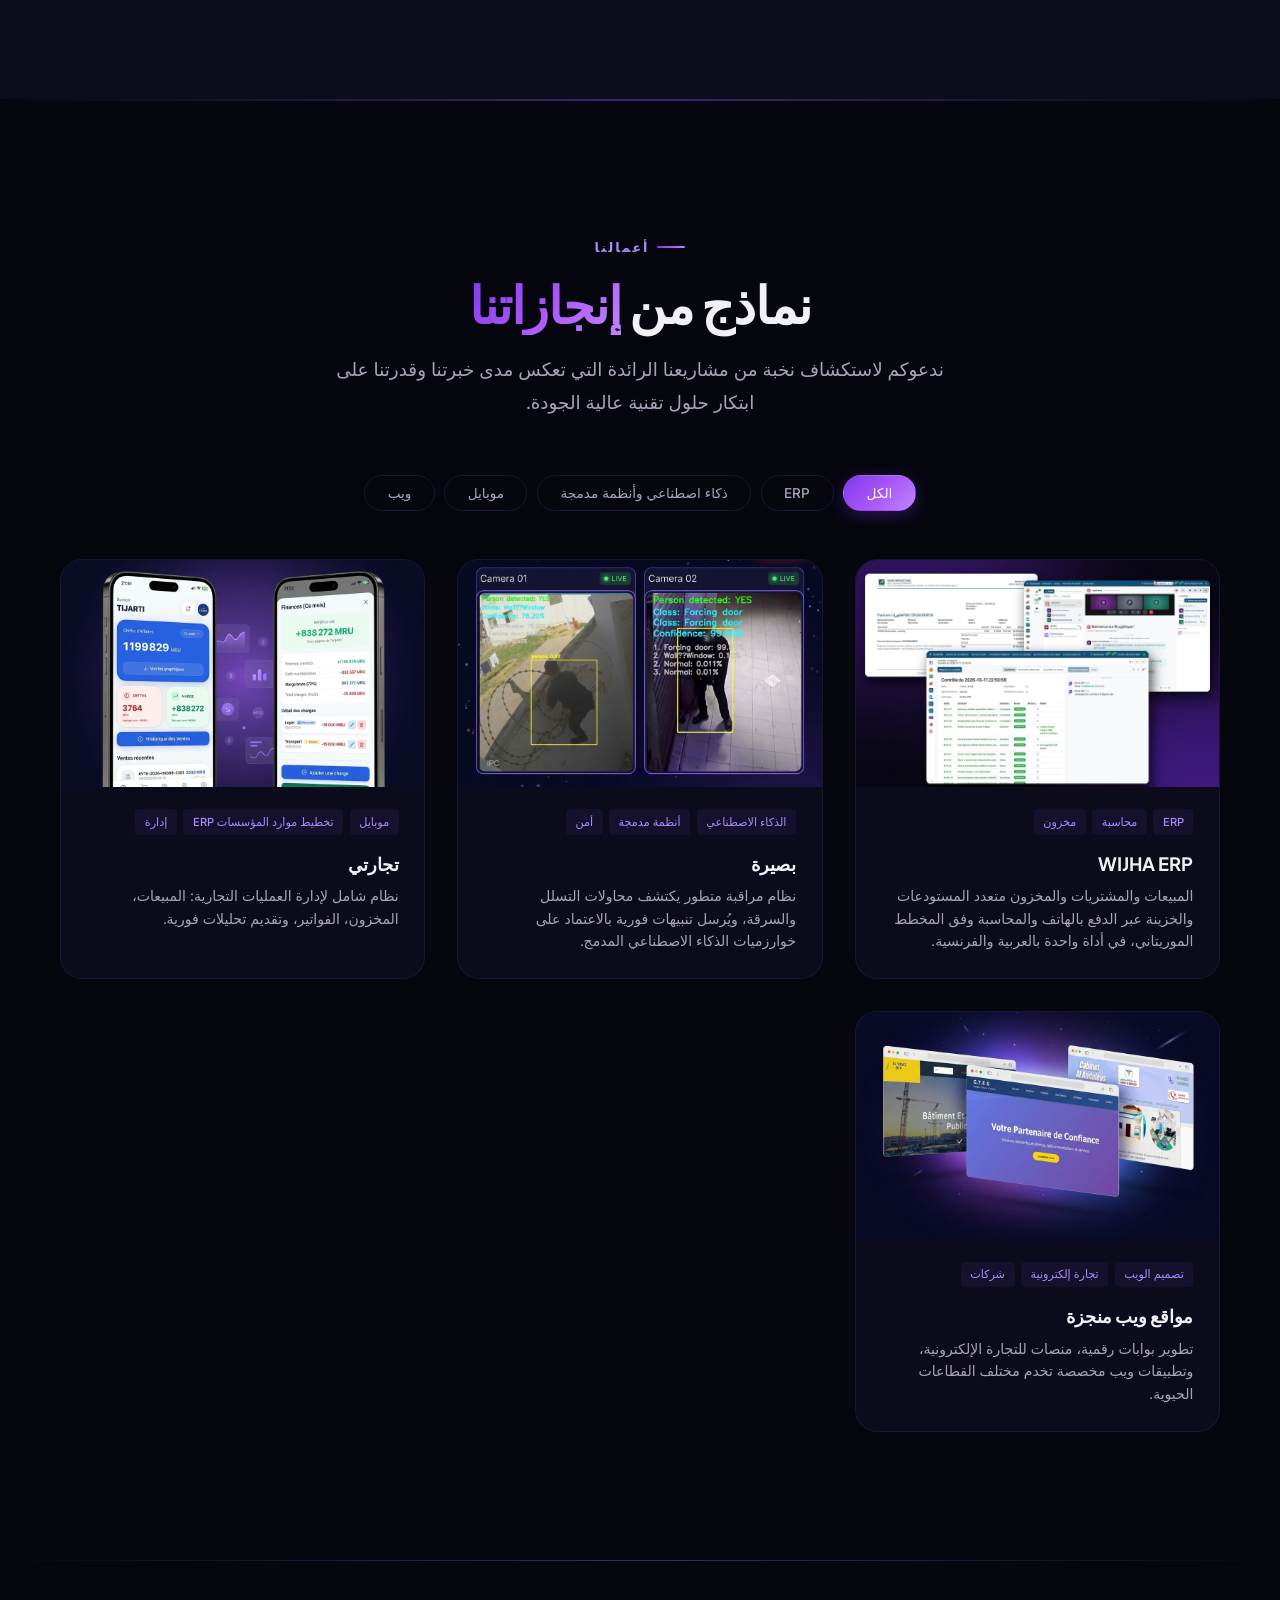
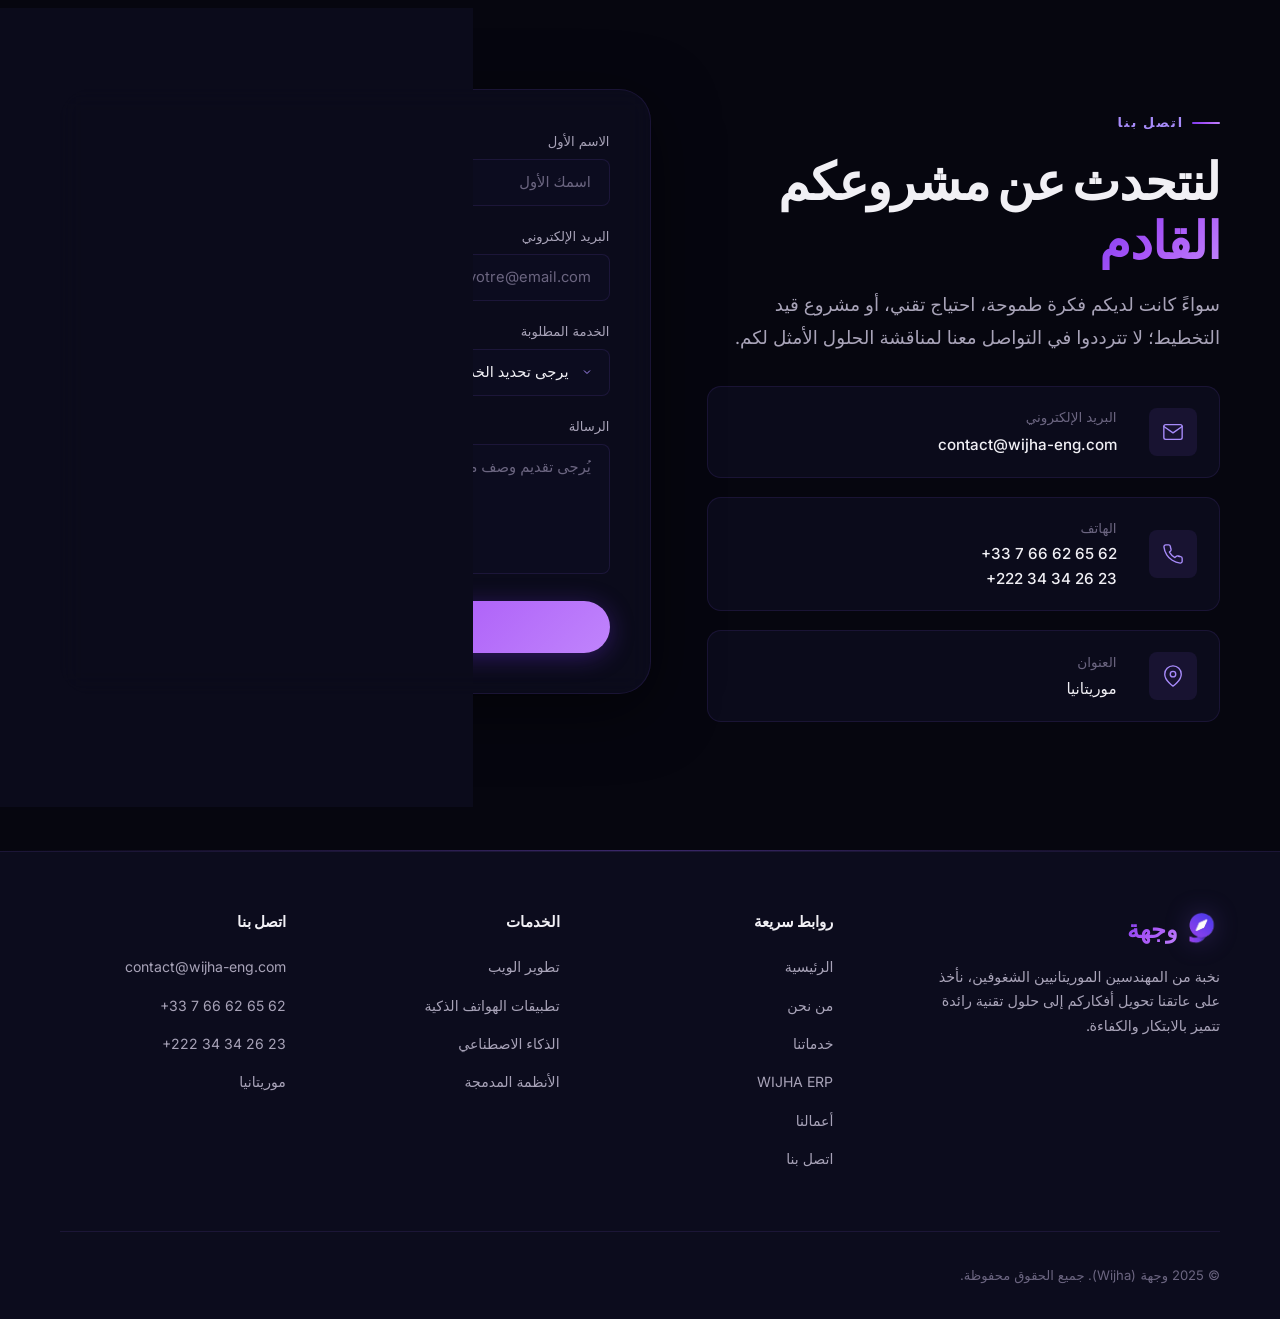
<file: index-ar.html>
<!DOCTYPE html>
<html lang="ar" dir="rtl">
<head>
  <meta charset="UTF-8" />
  <meta name="viewport" content="width=device-width, initial-scale=1.0" />
  <title>وجهة — هندسة وحلول رقمية</title>
  <meta name="description" content="وجهة هي نخبة من المهندسين الموريتانيين تقدم خدمات تطوير الويب، تطبيقات الهاتف المحمول، حلول الذكاء الاصطناعي، والأنظمة المدمجة." />
  <meta name="keywords" content="هندسة, تطوير الويب, تطبيق موبايل, الذكاء الاصطناعي, أنظمة مدمجة, وجهة, موريتانيا" />
  <meta name="author" content="Wijha" />
  <meta property="og:title" content="وجهة — هندسة وحلول رقمية" />
  <meta property="og:description" content="شريكك في الهندسة الرقمية. مواقع الويب، تطبيقات الهاتف، الذكاء الاصطناعي والمزيد." />
  <meta property="og:type" content="website" />
  <link rel="icon" href="assets/logo-clean.png" type="image/png" />
  <link rel="stylesheet" href="styles.css" />
</head>
<body>

  <!-- ========== LOADER ========== -->
  <div class="loader" id="loader">
    <img src="assets/logo-clean.png" alt="Wijha" class="loader-logo" />
    <div class="loader-bar"></div>
  </div>

  <!-- ========== CURSOR GLOW ========== -->
  <div class="cursor-glow" id="cursorGlow"></div>

  <!-- ========== NAVBAR ========== -->
  <nav class="navbar" id="navbar">
    <div class="container">
      <a href="#accueil" class="nav-brand" id="nav-brand">
        <img src="assets/logo-clean.png" alt="Wijha Logo" />
        <span>وجهة</span>
      </a>

      <div class="nav-links" id="navLinks">
        <a href="#accueil" class="active" data-nav>الرئيسية</a>
        <a href="#apropos" data-nav>من نحن</a>
        <a href="#services" data-nav>خدماتنا</a>
        <a href="#portfolio" data-nav>أعمالنا</a>
        <a href="#contact" data-nav>اتصل بنا</a>
        <a href="#contact" class="btn btn-primary nav-cta" id="nav-cta-btn">
          ابدأ مشروعاً
          <svg xmlns="http://www.w3.org/2000/svg" viewBox="0 0 24 24" fill="none" stroke="currentColor" stroke-width="2" stroke-linecap="round" stroke-linejoin="round"><path d="M19 12H5"/><path d="m12 5-7 7 7 7"/></svg>
        </a>
        <a href="index.html" class="lang-switch">Français</a>
      </div>

      <button class="nav-toggle" id="navToggle" aria-label="Menu">
        <span></span><span></span><span></span>
      </button>
    </div>
  </nav>

  <!-- ========== HERO ========== -->
  <section class="hero" id="accueil">
    <div class="hero-bg">
      <img src="assets/hero-bg.png" alt="" />
    </div>
    <canvas id="particles-canvas"></canvas>

    <div class="container">
      <div class="hero-content">
        <div class="hero-badge">
          <span class="dot"></span>
          نخبة من المهندسين الموريتانيين
        </div>

        <h1>
          <span class="line">نُحوّل أفكارك</span>
          <span class="line">إلى</span>
          <span class="line gradient-text">حلول تقنية رائدة.</span>
        </h1>

        <p class="hero-desc">
          تضم "وجهة" نخبة من المهندسين الشغوفين ومتعددي التخصصات، نعمل معاً لتصميم حلول تقنية مخصصة تدفع بشركتكم نحو آفاق المستقبل.
        </p>

        <div class="hero-buttons">
          <a href="#contact" class="btn btn-primary" id="hero-cta-btn">
            اتصل بنا
            <svg xmlns="http://www.w3.org/2000/svg" viewBox="0 0 24 24" fill="none" stroke="currentColor" stroke-width="2" stroke-linecap="round" stroke-linejoin="round"><path d="M19 12H5"/><path d="m12 5-7 7 7 7"/></svg>
          </a>
          <a href="#services" class="btn btn-outline" id="hero-services-btn">
            خدماتنا
          </a>
        </div>

        <div class="hero-stats">
          <div class="stat-item">
            <div class="stat-number" data-count="50">+0</div>
            <div class="stat-text">مشروع منجز</div>
          </div>
          <div class="stat-item">
            <div class="stat-number" data-count="8">+0</div>
            <div class="stat-text">مجالات التخصص</div>
          </div>
          <div class="stat-item">
            <div class="stat-number" data-count="100">%0</div>
            <div class="stat-text">نسبة رضا العملاء</div>
          </div>
        </div>
      </div>

      <div class="hero-visual">
        <div class="hero-orbit">
          <div class="orbit-ring"><div class="orbit-dot"></div></div>
          <div class="orbit-ring"><div class="orbit-dot"></div></div>
          <div class="orbit-ring"><div class="orbit-dot"></div></div>
          <div class="orbit-center">
            <img src="assets/logo-clean.png" alt="Wijha" />
          </div>
          <!-- Floating icons -->
          <div class="orbit-icon">🌐</div>
          <div class="orbit-icon">🤖</div>
          <div class="orbit-icon">📱</div>
          <div class="orbit-icon">⚙️</div>
        </div>
      </div>
    </div>
  </section>

  <hr class="glow-line" />

  <!-- ========== ABOUT ========== -->
  <section class="about" id="apropos">
    <div class="container">
      <div class="about-image-wrapper reveal-left">
        <div class="about-image">
          <img src="assets/team.png?v=2" alt="فريق وجهة" />
        </div>
        <div class="about-floating-card">
          <div class="afc-icon">🚀</div>
          <div class="afc-text">
            <strong>+5 سنوات</strong>
            <span>من الخبرة المشتركة</span>
          </div>
        </div>
      </div>

      <div class="about-content reveal-right">
        <span class="section-label">من نحن</span>
        <h2 class="section-title">
          نخبة من المهندسين <span class="highlight">الشغوفين</span> ومتعددي التخصصات
        </h2>
        <p class="section-subtitle">
          في <strong>وجهة</strong> (Wijha)، نحن نخبة من المهندسين الموريتانيين المتخصصين في مجالات تكنولوجية مختلفة. مهمتنا هي تقديم حلول مبتكرة ومخصصة تلبي أصعب التحديات التي تواجه عملائنا.
        </p>
        <p class="section-subtitle" style="margin-top:.8rem;">
          يضمن لنا نهجنا متعدد التخصصات الإحاطة الشاملة بدورة حياة المشاريع؛ انطلاقاً من مرحلة التصميم، مروراً بالتطوير والاختبار، وصولاً إلى الإطلاق والنشر.
        </p>

        <div class="about-features">
          <div class="about-feature reveal reveal-delay-1">
            <div class="af-icon">
              <svg xmlns="http://www.w3.org/2000/svg" width="18" height="18" viewBox="0 0 24 24" fill="none" stroke="currentColor" stroke-width="2" stroke-linecap="round" stroke-linejoin="round"><path d="M12 2L2 7l10 5 10-5-10-5z"/><path d="M2 17l10 5 10-5"/><path d="M2 12l10 5 10-5"/></svg>
            </div>
            <div class="af-text">
              <h4>خبرات متكاملة</h4>
              <p>تطوير الويب، الهواتف، الذكاء الاصطناعي، والأنظمة المدمجة</p>
            </div>
          </div>
          <div class="about-feature reveal reveal-delay-2">
            <div class="af-icon">
              <svg xmlns="http://www.w3.org/2000/svg" width="18" height="18" viewBox="0 0 24 24" fill="none" stroke="currentColor" stroke-width="2" stroke-linecap="round" stroke-linejoin="round"><circle cx="12" cy="12" r="10"/><path d="M12 6v6l4 2"/></svg>
            </div>
            <div class="af-text">
              <h4>دقة في المواعيد</h4>
              <p>التزام تام بالآجال والميزانيات المحددة</p>
            </div>
          </div>
          <div class="about-feature reveal reveal-delay-3">
            <div class="af-icon">
              <svg xmlns="http://www.w3.org/2000/svg" width="18" height="18" viewBox="0 0 24 24" fill="none" stroke="currentColor" stroke-width="2" stroke-linecap="round" stroke-linejoin="round"><path d="M17 21v-2a4 4 0 0 0-4-4H5a4 4 0 0 0-4 4v2"/><circle cx="9" cy="7" r="4"/><path d="M23 21v-2a4 4 0 0 0-3-3.87"/><path d="M16 3.13a4 4 0 0 1 0 7.75"/></svg>
            </div>
            <div class="af-text">
              <h4>منهجية تشاركية</h4>
              <p>العمل جنباً إلى جنب مع عملائنا</p>
            </div>
          </div>
          <div class="about-feature reveal reveal-delay-4">
            <div class="af-icon">
              <svg xmlns="http://www.w3.org/2000/svg" width="18" height="18" viewBox="0 0 24 24" fill="none" stroke="currentColor" stroke-width="2" stroke-linecap="round" stroke-linejoin="round"><polyline points="22 12 18 12 15 21 9 3 6 12 2 12"/></svg>
            </div>
            <div class="af-text">
              <h4>جودة استثنائية</h4>
              <p>وفقاً لأعلى المعايير العالمية</p>
            </div>
          </div>
        </div>
      </div>
    </div>
  </section>

  <hr class="glow-line" />

  <!-- ========== SERVICES ========== -->
  <section class="services" id="services">
    <div class="container">
      <div class="services-header reveal">
        <span class="section-label">خدماتنا</span>
        <h2 class="section-title">حلول تقنية <span class="highlight">مخصصة</span> تُلبي كافة تطلعاتكم</h2>
        <p class="section-subtitle">
          نرافق عملاءنا في كل خطوة من رحلة تحولهم الرقمي، عبر تقديم باقة متكاملة من الخدمات الهندسية الرائدة.
        </p>
      </div>

      <div class="services-grid" id="servicesGrid">
        <div class="service-card reveal reveal-delay-1" id="service-web">
          <div class="service-icon">
            <svg xmlns="http://www.w3.org/2000/svg" width="28" height="28" viewBox="0 0 24 24" fill="none" stroke="currentColor" stroke-width="1.5" stroke-linecap="round" stroke-linejoin="round"><circle cx="12" cy="12" r="10"/><line x1="2" y1="12" x2="22" y2="12"/><path d="M12 2a15.3 15.3 0 0 1 4 10 15.3 15.3 0 0 1-4 10 15.3 15.3 0 0 1-4-10 15.3 15.3 0 0 1 4-10z"/></svg>
          </div>
          <h3>تطوير الويب</h3>
          <p>تصميم مواقع مؤسسية، منصات تجارة إلكترونية، وتطبيقات ويب عالية الأداء معتمدين على أحدث التقنيات.</p>
          <div class="service-arrow">
            اعرف المزيد
            <svg xmlns="http://www.w3.org/2000/svg" width="16" height="16" viewBox="0 0 24 24" fill="none" stroke="currentColor" stroke-width="2" stroke-linecap="round" stroke-linejoin="round"><path d="M19 12H5"/><path d="m12 5-7 7 7 7"/></svg>
          </div>
        </div>

        <div class="service-card reveal reveal-delay-2" id="service-app">
          <div class="service-icon">
            <svg xmlns="http://www.w3.org/2000/svg" width="28" height="28" viewBox="0 0 24 24" fill="none" stroke="currentColor" stroke-width="1.5" stroke-linecap="round" stroke-linejoin="round"><rect x="5" y="2" width="14" height="20" rx="2" ry="2"/><line x1="12" y1="18" x2="12.01" y2="18"/></svg>
          </div>
          <h3>تطبيقات الهواتف الذكية</h3>
          <p>تطوير تطبيقات أصيلة (Native) ومتعددة المنصات لنظامي iOS وAndroid، تتميز بسلاسة الاستخدام والكفاءة العالية.</p>
          <div class="service-arrow">
            اعرف المزيد
            <svg xmlns="http://www.w3.org/2000/svg" width="16" height="16" viewBox="0 0 24 24" fill="none" stroke="currentColor" stroke-width="2" stroke-linecap="round" stroke-linejoin="round"><path d="M19 12H5"/><path d="m12 5-7 7 7 7"/></svg>
          </div>
        </div>

        <div class="service-card reveal reveal-delay-3" id="service-ia">
          <div class="service-icon">
            <svg xmlns="http://www.w3.org/2000/svg" width="28" height="28" viewBox="0 0 24 24" fill="none" stroke="currentColor" stroke-width="1.5" stroke-linecap="round" stroke-linejoin="round"><path d="M12 2a2 2 0 0 1 2 2c0 .74-.4 1.39-1 1.73V7h1a7 7 0 0 1 7 7h1a1 1 0 0 1 1 1v3a1 1 0 0 1-1 1h-1.27A7 7 0 0 1 14 22h-4a7 7 0 0 1-6.73-3H2a1 1 0 0 1-1-1v-3a1 1 0 0 1 1-1h1a7 7 0 0 1 7-7h1V5.73c-.6-.34-1-.99-1-1.73a2 2 0 0 1 2-2z"/><path d="M10 17a1 1 0 1 0 0-2 1 1 0 0 0 0 2z"/><path d="M14 17a1 1 0 1 0 0-2 1 1 0 0 0 0 2z"/></svg>
          </div>
          <h3>حلول الذكاء الاصطناعي</h3>
          <p>توظيف تقنيات الذكاء الاصطناعي، وتعلم الآلة، والنماذج التنبؤية لأتمتة العمليات والارتقاء بأدائها.</p>
          <div class="service-arrow">
            اعرف المزيد
            <svg xmlns="http://www.w3.org/2000/svg" width="16" height="16" viewBox="0 0 24 24" fill="none" stroke="currentColor" stroke-width="2" stroke-linecap="round" stroke-linejoin="round"><path d="M19 12H5"/><path d="m12 5-7 7 7 7"/></svg>
          </div>
        </div>

        <div class="service-card reveal reveal-delay-4" id="service-embedded">
          <div class="service-icon">
            <svg xmlns="http://www.w3.org/2000/svg" width="28" height="28" viewBox="0 0 24 24" fill="none" stroke="currentColor" stroke-width="1.5" stroke-linecap="round" stroke-linejoin="round"><rect x="4" y="4" width="16" height="16" rx="2" ry="2"/><rect x="9" y="9" width="6" height="6"/><line x1="9" y1="1" x2="9" y2="4"/><line x1="15" y1="1" x2="15" y2="4"/><line x1="9" y1="20" x2="9" y2="23"/><line x1="15" y1="20" x2="15" y2="23"/><line x1="20" y1="9" x2="23" y2="9"/><line x1="20" y1="14" x2="23" y2="14"/><line x1="1" y1="9" x2="4" y2="9"/><line x1="1" y1="14" x2="4" y2="14"/></svg>
          </div>
          <h3>الأنظمة المدمجة</h3>
          <p>هندسة أنظمة مدمجة متطورة، برمجيات ثابتة (Firmware)، وحلول إنترنت الأشياء (IoT) مخصصة للقطاع الصناعي.</p>
          <div class="service-arrow">
            اعرف المزيد
            <svg xmlns="http://www.w3.org/2000/svg" width="16" height="16" viewBox="0 0 24 24" fill="none" stroke="currentColor" stroke-width="2" stroke-linecap="round" stroke-linejoin="round"><path d="M19 12H5"/><path d="m12 5-7 7 7 7"/></svg>
          </div>
        </div>

        <div class="service-card reveal reveal-delay-5" id="service-data">
          <div class="service-icon">
            <svg xmlns="http://www.w3.org/2000/svg" width="28" height="28" viewBox="0 0 24 24" fill="none" stroke="currentColor" stroke-width="1.5" stroke-linecap="round" stroke-linejoin="round"><line x1="18" y1="20" x2="18" y2="10"/><line x1="12" y1="20" x2="12" y2="4"/><line x1="6" y1="20" x2="6" y2="14"/></svg>
          </div>
          <h3>تحليل البيانات</h3>
          <p>جمع البيانات، معالجتها، وعرضها بصرياً لاستخلاص رؤى استراتيجية تدعم اتخاذ قرارات مبنية على أسس متينة.</p>
          <div class="service-arrow">
            اعرف المزيد
            <svg xmlns="http://www.w3.org/2000/svg" width="16" height="16" viewBox="0 0 24 24" fill="none" stroke="currentColor" stroke-width="2" stroke-linecap="round" stroke-linejoin="round"><path d="M19 12H5"/><path d="m12 5-7 7 7 7"/></svg>
          </div>
        </div>

        <div class="service-card reveal reveal-delay-6" id="service-cahier">
          <div class="service-icon">
            <svg xmlns="http://www.w3.org/2000/svg" width="28" height="28" viewBox="0 0 24 24" fill="none" stroke="currentColor" stroke-width="1.5" stroke-linecap="round" stroke-linejoin="round"><path d="M14 2H6a2 2 0 0 0-2 2v16a2 2 0 0 0 2 2h12a2 2 0 0 0 2-2V8z"/><polyline points="14 2 14 8 20 8"/><line x1="16" y1="13" x2="8" y2="13"/><line x1="16" y1="17" x2="8" y2="17"/><polyline points="10 9 9 9 8 9"/></svg>
          </div>
          <h3>دفاتر الشروط</h3>
          <p>إعداد دفاتر شروط فنية دقيقة، ومواصفات وظيفية مفصلة، إلى جانب صياغة وثائق المشاريع باحترافية.</p>
          <div class="service-arrow">
            اعرف المزيد
            <svg xmlns="http://www.w3.org/2000/svg" width="16" height="16" viewBox="0 0 24 24" fill="none" stroke="currentColor" stroke-width="2" stroke-linecap="round" stroke-linejoin="round"><path d="M19 12H5"/><path d="m12 5-7 7 7 7"/></svg>
          </div>
        </div>

        <div class="service-card reveal reveal-delay-1" id="service-systems">
          <div class="service-icon">
            <svg xmlns="http://www.w3.org/2000/svg" width="28" height="28" viewBox="0 0 24 24" fill="none" stroke="currentColor" stroke-width="1.5" stroke-linecap="round" stroke-linejoin="round"><circle cx="12" cy="12" r="3"/><path d="M19.4 15a1.65 1.65 0 0 0 .33 1.82l.06.06a2 2 0 0 1-2.83 2.83l-.06-.06a1.65 1.65 0 0 0-1.82-.33 1.65 1.65 0 0 0-1 1.51V21a2 2 0 0 1-4 0v-.09A1.65 1.65 0 0 0 9 19.4a1.65 1.65 0 0 0-1.82.33l-.06.06a2 2 0 0 1-2.83-2.83l.06-.06A1.65 1.65 0 0 0 4.68 15a1.65 1.65 0 0 0-1.51-1H3a2 2 0 0 1 0-4h.09A1.65 1.65 0 0 0 4.6 9a1.65 1.65 0 0 0-.33-1.82l-.06-.06a2 2 0 0 1 2.83-2.83l.06.06A1.65 1.65 0 0 0 9 4.68a1.65 1.65 0 0 0 1-1.51V3a2 2 0 0 1 4 0v.09a1.65 1.65 0 0 0 1 1.51 1.65 1.65 0 0 0 1.82-.33l.06-.06a2 2 0 0 1 2.83 2.83l-.06.06A1.65 1.65 0 0 0 19.4 9a1.65 1.65 0 0 0 1.51 1H21a2 2 0 0 1 0 4h-.09a1.65 1.65 0 0 0-1.51 1z"/></svg>
          </div>
          <h3>هندسة النظم</h3>
          <p>تصميم البنى التحتية، التكامل النظمي، تحسين الأداء، وبناء بيئات تقنية قابلة للتوسع.</p>
          <div class="service-arrow">
            اعرف المزيد
            <svg xmlns="http://www.w3.org/2000/svg" width="16" height="16" viewBox="0 0 24 24" fill="none" stroke="currentColor" stroke-width="2" stroke-linecap="round" stroke-linejoin="round"><path d="M19 12H5"/><path d="m12 5-7 7 7 7"/></svg>
          </div>
        </div>

        <div class="service-card reveal reveal-delay-2" id="service-desktop">
          <div class="service-icon">
            <svg xmlns="http://www.w3.org/2000/svg" width="28" height="28" viewBox="0 0 24 24" fill="none" stroke="currentColor" stroke-width="1.5" stroke-linecap="round" stroke-linejoin="round"><rect x="2" y="3" width="20" height="14" rx="2" ry="2"/><line x1="8" y1="21" x2="16" y2="21"/><line x1="12" y1="17" x2="12" y2="21"/></svg>
          </div>
          <h3>تطبيقات سطح المكتب</h3>
          <p>تطوير برمجيات مكتبية قوية وسهلة الاستخدام لأنظمة Windows وmacOS وLinux، مُصممة خصيصاً لتلبية متطلباتكم.</p>
          <div class="service-arrow">
            اعرف المزيد
            <svg xmlns="http://www.w3.org/2000/svg" width="16" height="16" viewBox="0 0 24 24" fill="none" stroke="currentColor" stroke-width="2" stroke-linecap="round" stroke-linejoin="round"><path d="M19 12H5"/><path d="m12 5-7 7 7 7"/></svg>
          </div>
        </div>

      </div>
    </div>
  </section>

  <hr class="glow-line" />

  <!-- ========== WIJHA ERP ========== -->

  <hr class="glow-line" />

  <!-- ========== PORTFOLIO ========== -->
  <section class="portfolio" id="portfolio">
    <div class="container">
      <div class="services-header reveal">
        <span class="section-label">أعمالنا</span>
        <h2 class="section-title">نماذج من <span class="highlight">إنجازاتنا</span></h2>
        <p class="section-subtitle">
          ندعوكم لاستكشاف نخبة من مشاريعنا الرائدة التي تعكس مدى خبرتنا وقدرتنا على ابتكار حلول تقنية عالية الجودة.
        </p>
      </div>

      <!-- Filter tabs -->
      <div class="portfolio-filters reveal">
        <button class="pf-filter active" data-filter="all">الكل</button>
        <button class="pf-filter" data-filter="erp">ERP</button>
        <button class="pf-filter" data-filter="ia">ذكاء اصطناعي وأنظمة مدمجة</button>
        <button class="pf-filter" data-filter="mobile">موبايل</button>
        <button class="pf-filter" data-filter="web">ويب</button>
      </div>

      <div class="portfolio-grid" id="portfolioGrid">

        <!-- Project 0 — WIJHA ERP -->
        <div class="portfolio-card reveal" data-category="erp" id="project-erp">
          <div class="portfolio-image">
            <img src="assets/erp-cover.jpg" alt="WIJHA ERP — فاتورة، محادثة وفحوصات السلامة" />
            <div class="portfolio-overlay">
              <div class="portfolio-overlay-content">
                <span class="portfolio-category-badge">برنامج تسيير</span>
                <h3>WIJHA ERP</h3>
                <p>نظام ERP متكامل للمؤسسات الموريتانية</p>
                <button class="btn btn-primary btn-sm" onclick="openProjectModal('erp')">
                  عرض المشروع
                  <svg xmlns="http://www.w3.org/2000/svg" width="16" height="16" viewBox="0 0 24 24" fill="none" stroke="currentColor" stroke-width="2" stroke-linecap="round" stroke-linejoin="round"><path d="M19 12H5"/><path d="m12 5-7 7 7 7"/></svg>
                </button>
              </div>
            </div>
          </div>
          <div class="portfolio-info">
            <div class="portfolio-tags">
              <span class="ptag">ERP</span>
              <span class="ptag">محاسبة</span>
              <span class="ptag">مخزون</span>
            </div>
            <h3>WIJHA ERP</h3>
            <p>المبيعات والمشتريات والمخزون متعدد المستودعات والخزينة عبر الدفع بالهاتف والمحاسبة وفق المخطط الموريتاني، في أداة واحدة بالعربية والفرنسية.</p>
          </div>
        </div>

        <!-- Project 1 — Bassira -->
        <div class="portfolio-card reveal reveal-delay-1" data-category="ia" id="project-bassira">
          <div class="portfolio-image">
            <img src="assets/bassira.png?v=2" alt="بصيرة — نظام مراقبة ذكي" />
            <div class="portfolio-overlay">
              <div class="portfolio-overlay-content">
                <span class="portfolio-category-badge">الذكاء الاصطناعي المدمج</span>
                <h3>بصيرة</h3>
                <p>نظام مراقبة ذكي يعتمد على الذكاء الاصطناعي المدمج</p>
                <button class="btn btn-primary btn-sm" onclick="openProjectModal('bassira')">
                  عرض المشروع
                  <svg xmlns="http://www.w3.org/2000/svg" width="16" height="16" viewBox="0 0 24 24" fill="none" stroke="currentColor" stroke-width="2" stroke-linecap="round" stroke-linejoin="round"><path d="M19 12H5"/><path d="m12 5-7 7 7 7"/></svg>
                </button>
              </div>
            </div>
          </div>
          <div class="portfolio-info">
            <div class="portfolio-tags">
              <span class="ptag">الذكاء الاصطناعي</span>
              <span class="ptag">أنظمة مدمجة</span>
              <span class="ptag">أمن</span>
            </div>
            <h3>بصيرة</h3>
            <p>نظام مراقبة متطور يكتشف محاولات التسلل والسرقة، ويُرسل تنبيهات فورية بالاعتماد على خوارزميات الذكاء الاصطناعي المدمج.</p>
          </div>
        </div>

        <!-- Project 2 — Tijarti -->
        <div class="portfolio-card reveal reveal-delay-2" data-category="mobile" id="project-tijarti">
          <div class="portfolio-image">
            <img src="assets/tijarti.png?v=2" alt="تجارتي — تطبيق موبايل ERP" />
            <div class="portfolio-overlay">
              <div class="portfolio-overlay-content">
                <span class="portfolio-category-badge">تطبيق موبايل</span>
                <h3>تجارتي</h3>
                <p>تطبيق متكامل لتخطيط موارد المؤسسات (ERP)</p>
                <button class="btn btn-primary btn-sm" onclick="openProjectModal('tijarti')">
                  عرض المشروع
                  <svg xmlns="http://www.w3.org/2000/svg" width="16" height="16" viewBox="0 0 24 24" fill="none" stroke="currentColor" stroke-width="2" stroke-linecap="round" stroke-linejoin="round"><path d="M19 12H5"/><path d="m12 5-7 7 7 7"/></svg>
                </button>
              </div>
            </div>
          </div>
          <div class="portfolio-info">
            <div class="portfolio-tags">
              <span class="ptag">موبايل</span>
              <span class="ptag">تخطيط موارد المؤسسات ERP</span>
              <span class="ptag">إدارة</span>
            </div>
            <h3>تجارتي</h3>
            <p>نظام شامل لإدارة العمليات التجارية: المبيعات، المخزون، الفواتير، وتقديم تحليلات فورية.</p>
          </div>
        </div>

        <!-- Project 3 — Sites Web -->
        <div class="portfolio-card reveal reveal-delay-3" data-category="web" id="project-websites">
          <div class="portfolio-image">
            <img src="assets/websites.png?v=2" alt="مواقع ويب تم تصميمها بواسطة وجهة" />
            <div class="portfolio-overlay">
              <div class="portfolio-overlay-content">
                <span class="portfolio-category-badge">تطوير الويب</span>
                <h3>مواقع الويب</h3>
                <p>مجموعة من المواقع والمنصات الرقمية الحديثة وعالية الأداء</p>
                <button class="btn btn-primary btn-sm" onclick="openProjectModal('websites')">
                  عرض المشروع
                  <svg xmlns="http://www.w3.org/2000/svg" width="16" height="16" viewBox="0 0 24 24" fill="none" stroke="currentColor" stroke-width="2" stroke-linecap="round" stroke-linejoin="round"><path d="M19 12H5"/><path d="m12 5-7 7 7 7"/></svg>
                </button>
              </div>
            </div>
          </div>
          <div class="portfolio-info">
            <div class="portfolio-tags">
              <span class="ptag">تصميم الويب</span>
              <span class="ptag">تجارة إلكترونية</span>
              <span class="ptag">شركات</span>
            </div>
            <h3>مواقع ويب منجزة</h3>
            <p>تطوير بوابات رقمية، منصات للتجارة الإلكترونية، وتطبيقات ويب مخصصة تخدم مختلف القطاعات الحيوية.</p>
          </div>
        </div>

      </div>
    </div>
  </section>

  <!-- ========== PROJECT MODAL ========== -->
  <div class="project-modal" id="projectModal">
    <div class="project-modal-backdrop" onclick="closeProjectModal()"></div>
    <div class="project-modal-content">
      <button class="project-modal-close" onclick="closeProjectModal()" aria-label="إغلاق">
        <svg xmlns="http://www.w3.org/2000/svg" width="24" height="24" viewBox="0 0 24 24" fill="none" stroke="currentColor" stroke-width="2" stroke-linecap="round" stroke-linejoin="round"><line x1="18" y1="6" x2="6" y2="18"/><line x1="6" y1="6" x2="18" y2="18"/></svg>
      </button>
      <div class="project-modal-image" id="modalImage"></div>
      <div class="project-modal-body">
        <span class="portfolio-category-badge" id="modalBadge"></span>
        <h2 id="modalTitle"></h2>
        <p class="project-modal-desc" id="modalDesc"></p>
        <div class="project-modal-details">
          <div class="pmd-item">
            <h4>التقنيات</h4>
            <div class="pmd-tags" id="modalTechs"></div>
          </div>
          <div class="pmd-item">
            <h4>الميزات</h4>
            <ul id="modalFeatures"></ul>
          </div>
        </div>
        <a href="#contact" class="btn btn-primary" onclick="closeProjectModal()" style="margin-top:1.5rem">
          ابدأ مشروعاً مشابهاً
          <svg xmlns="http://www.w3.org/2000/svg" width="16" height="16" viewBox="0 0 24 24" fill="none" stroke="currentColor" stroke-width="2" stroke-linecap="round" stroke-linejoin="round"><path d="M19 12H5"/><path d="m12 5-7 7 7 7"/></svg>
        </a>
      </div>
    </div>
  </div>

  <hr class="glow-line" />

  <!-- ========== CONTACT ========== -->
  <section class="contact" id="contact">
    <div class="container">
      <div class="contact-info reveal-left">
        <span class="section-label">اتصل بنا</span>
        <h2 class="section-title">لنتحدث عن مشروعكم <span class="highlight">القادم</span></h2>
        <p class="section-subtitle">
          سواءً كانت لديكم فكرة طموحة، احتياج تقني، أو مشروع قيد التخطيط؛ لا تترددوا في التواصل معنا لمناقشة الحلول الأمثل لكم.
        </p>

        <div class="contact-cards">
          <div class="contact-card">
            <div class="cc-icon">
              <svg xmlns="http://www.w3.org/2000/svg" width="22" height="22" viewBox="0 0 24 24" fill="none" stroke="currentColor" stroke-width="1.5" stroke-linecap="round" stroke-linejoin="round"><path d="M4 4h16c1.1 0 2 .9 2 2v12c0 1.1-.9 2-2 2H4c-1.1 0-2-.9-2-2V6c0-1.1.9-2 2-2z"/><polyline points="22,6 12,13 2,6"/></svg>
            </div>
            <div class="cc-content">
              <h4>البريد الإلكتروني</h4>
              <p>contact@wijha-eng.com</p>
            </div>
          </div>
          <div class="contact-card">
            <div class="cc-icon">
              <svg xmlns="http://www.w3.org/2000/svg" width="22" height="22" viewBox="0 0 24 24" fill="none" stroke="currentColor" stroke-width="1.5" stroke-linecap="round" stroke-linejoin="round"><path d="M22 16.92v3a2 2 0 0 1-2.18 2 19.79 19.79 0 0 1-8.63-3.07 19.5 19.5 0 0 1-6-6 19.79 19.79 0 0 1-3.07-8.67A2 2 0 0 1 4.11 2h3a2 2 0 0 1 2 1.72c.127.96.361 1.903.7 2.81a2 2 0 0 1-.45 2.11L8.09 9.91a16 16 0 0 0 6 6l1.27-1.27a2 2 0 0 1 2.11-.45c.907.339 1.85.573 2.81.7A2 2 0 0 1 22 16.92z"/></svg>
            </div>
            <div class="cc-content">
              <h4>الهاتف</h4>
              <p style="line-height: 1.6; direction: ltr; text-align: right;"><a href="https://wa.me/33766626562" style="color: inherit; text-decoration: none;">+33 7 66 62 65 62</a><br><a href="https://wa.me/22234342623" style="color: inherit; text-decoration: none;">+222 34 34 26 23</a></p>
            </div>
          </div>
          <div class="contact-card">
            <div class="cc-icon">
              <svg xmlns="http://www.w3.org/2000/svg" width="22" height="22" viewBox="0 0 24 24" fill="none" stroke="currentColor" stroke-width="1.5" stroke-linecap="round" stroke-linejoin="round"><path d="M21 10c0 7-9 13-9 13s-9-6-9-13a9 9 0 0 1 18 0z"/><circle cx="12" cy="10" r="3"/></svg>
            </div>
            <div class="cc-content">
              <h4>العنوان</h4>
              <p>موريتانيا</p>
            </div>
          </div>
        </div>


      </div>

      <div class="contact-form-wrapper reveal-right">
        <form action="https://api.web3forms.com/submit" method="POST" class="contact-form" id="contactForm">
          <input type="hidden" name="access_key" value="f25e806e-ca97-41f3-bd1a-124f23fe2da2">
          <input type="hidden" name="subject" value="رسالة جديدة من موقع وجهة">
          <input type="hidden" name="_template" value="table">
          <input type="hidden" name="_captcha" value="false">
          <input type="hidden" name="_next" value="">
          <input type="text" name="_honey" style="display:none">
          <div class="form-row">
            <div class="form-group">
              <label for="firstName">الاسم الأول</label>
              <input type="text" id="firstName" name="firstName" placeholder="اسمك الأول" required />
            </div>
            <div class="form-group">
              <label for="lastName">اسم العائلة</label>
              <input type="text" id="lastName" name="lastName" placeholder="اسم العائلة" required />
            </div>
          </div>

          <div class="form-row">
            <div class="form-group">
              <label for="email">البريد الإلكتروني</label>
              <input type="email" id="email" name="email" placeholder="votre@email.com" required />
            </div>
            <div class="form-group">
              <label for="phone">الهاتف</label>
              <input type="tel" id="phone" name="phone" placeholder="+222 XX XX XX XX" />
            </div>
          </div>

          <div class="form-group">
            <label for="service">الخدمة المطلوبة</label>
            <select id="service" name="service" required>
              <option value="" disabled selected>يرجى تحديد الخدمة</option>
              <option value="web">تطوير الويب</option>
              <option value="mobile">تطبيقات الهاتف المحمول</option>
              <option value="ia">حلول الذكاء الاصطناعي</option>
              <option value="embedded">الأنظمة المدمجة</option>
              <option value="data">تحليل البيانات</option>
              <option value="cahier">دفاتر الشروط</option>
              <option value="systems">هندسة النظم</option>
              <option value="desktop">تطبيقات سطح المكتب</option>
              <option value="erp">WIJHA ERP</option>
              <option value="other">أخرى</option>
            </select>
          </div>

          <div class="form-group">
            <label for="message">الرسالة</label>
            <textarea id="message" name="message" placeholder="يُرجى تقديم وصف موجز لمشروعكم أو متطلباتكم..." required></textarea>
          </div>

          <div class="form-submit">
            <button type="submit" class="btn btn-primary" id="submit-btn">
              إرسال الرسالة
              <svg xmlns="http://www.w3.org/2000/svg" width="18" height="18" viewBox="0 0 24 24" fill="none" stroke="currentColor" stroke-width="2" stroke-linecap="round" stroke-linejoin="round"><line x1="22" y1="2" x2="11" y2="13"/><polygon points="22 2 15 22 11 13 2 9 22 2"/></svg>
            </button>
          </div>
        </form>
      </div>
    </div>
  </section>

  <hr class="glow-line" />

  <!-- ========== FOOTER ========== -->
  <footer class="footer" id="footer">
    <div class="container">
      <div class="footer-grid">
        <div class="footer-brand">
          <a href="#accueil" class="nav-brand">
            <img src="assets/logo-clean.png" alt="Wijha" style="height:38px" />
            <span>وجهة</span>
          </a>
          <p>
            نخبة من المهندسين الموريتانيين الشغوفين، نأخذ على عاتقنا تحويل أفكاركم إلى حلول تقنية رائدة تتميز بالابتكار والكفاءة.
          </p>
        </div>

        <div class="footer-col">
          <h4>روابط سريعة</h4>
          <ul>
            <li><a href="#accueil">الرئيسية</a></li>
            <li><a href="#apropos">من نحن</a></li>
            <li><a href="#services">خدماتنا</a></li>
            <li><a href="#project-erp">WIJHA ERP</a></li>
            <li><a href="#portfolio">أعمالنا</a></li>
            <li><a href="#contact">اتصل بنا</a></li>
          </ul>
        </div>

        <div class="footer-col">
          <h4>الخدمات</h4>
          <ul>
            <li><a href="#services">تطوير الويب</a></li>
            <li><a href="#services">تطبيقات الهواتف الذكية</a></li>
            <li><a href="#services">الذكاء الاصطناعي</a></li>
            <li><a href="#services">الأنظمة المدمجة</a></li>
          </ul>
        </div>

        <div class="footer-col">
          <h4>اتصل بنا</h4>
          <ul>
            <li><a href="mailto:contact@wijha-eng.com">contact@wijha-eng.com</a></li>
            <li style="text-align: right;"><a href="https://wa.me/33766626562" dir="ltr" style="display: inline-block;">+33 7 66 62 65 62</a></li>
            <li style="text-align: right;"><a href="https://wa.me/22234342623" dir="ltr" style="display: inline-block;">+222 34 34 26 23</a></li>
            <li><a href="#">موريتانيا</a></li>
          </ul>
        </div>
      </div>

      <div class="footer-bottom">
        <p>&copy; 2025 وجهة (Wijha). جميع الحقوق محفوظة.</p>

      </div>
    </div>
  </footer>

  <!-- ========== BACK TO TOP ========== -->
  <button class="back-to-top" id="backToTop" aria-label="العودة للأعلى">
    <svg xmlns="http://www.w3.org/2000/svg" width="22" height="22" viewBox="0 0 24 24" fill="none" stroke="currentColor" stroke-width="2.5" stroke-linecap="round" stroke-linejoin="round"><path d="M18 15l-6-6-6 6"/></svg>
  </button>

  <!-- ========== TOAST ========== -->
  <div class="toast" id="toast">
    <svg xmlns="http://www.w3.org/2000/svg" width="20" height="20" viewBox="0 0 24 24" fill="none" stroke="currentColor" stroke-width="2.5" stroke-linecap="round" stroke-linejoin="round"><path d="M22 11.08V12a10 10 0 1 1-5.93-9.14"/><polyline points="22 4 12 14.01 9 11.01"/></svg>
    <span id="toast-message">تم إرسال رسالتكم بنجاح!</span>
  </div>

  <script src="script.js"></script>
</body>
</html>
</file>
<file: styles.css>
/* ============================================
   WIJHA — Corporate Website Styles
   Design System: Dark + Purple Gradient
   ============================================ */

/* ---------- Google Fonts ---------- */
@import url('https://fonts.googleapis.com/css2?family=Inter:wght@300;400;500;600;700;800;900&family=Plus+Jakarta+Sans:wght@400;500;600;700;800&display=swap');

/* ---------- CSS Custom Properties ---------- */
:root {
  /* Brand colours */
  --purple-50:  #f5f3ff;
  --purple-100: #ede9fe;
  --purple-200: #ddd6fe;
  --purple-300: #c4b5fd;
  --purple-400: #a78bfa;
  --purple-500: #8b5cf6;
  --purple-600: #7c3aed;
  --purple-700: #6d28d9;
  --purple-800: #5b21b6;
  --purple-900: #4c1d95;

  /* Surfaces */
  --bg-primary:   #06060f;
  --bg-secondary: #0c0c1d;
  --bg-card:      rgba(15, 15, 35, 0.65);
  --bg-glass:     rgba(139, 92, 246, 0.06);

  /* Text */
  --text-primary:   #f1f0f5;
  --text-secondary: #a8a3b8;
  --text-muted:     #6b6580;

  /* Gradients */
  --gradient-brand: linear-gradient(135deg, #7c3aed 0%, #a855f7 50%, #c084fc 100%);
  --gradient-hero:  linear-gradient(160deg, rgba(124,58,237,.25) 0%, rgba(6,6,15,.95) 50%, rgba(168,85,247,.12) 100%);
  --gradient-card:  linear-gradient(145deg, rgba(139,92,246,.08) 0%, rgba(15,15,35,.5) 100%);
  --gradient-glow:  radial-gradient(600px circle at var(--mouse-x, 50%) var(--mouse-y, 50%), rgba(139,92,246,.12), transparent 40%);

  /* Borders */
  --border-subtle: 1px solid rgba(139, 92, 246, 0.12);
  --border-glow:   1px solid rgba(139, 92, 246, 0.3);

  /* Shadows */
  --shadow-sm:  0 2px 8px rgba(0,0,0,.3);
  --shadow-md:  0 8px 32px rgba(0,0,0,.4);
  --shadow-lg:  0 16px 64px rgba(0,0,0,.5);
  --shadow-glow: 0 0 40px rgba(139,92,246,.2);

  /* Spacing */
  --section-pad: clamp(4rem, 10vw, 8rem);
  --container-max: 1240px;

  /* Radius */
  --radius-sm: 8px;
  --radius-md: 14px;
  --radius-lg: 22px;
  --radius-xl: 32px;

  /* Transitions */
  --ease-out: cubic-bezier(0.22, 1, 0.36, 1);
  --ease-spring: cubic-bezier(0.34, 1.56, 0.64, 1);
}

/* ---------- Reset ---------- */
*, *::before, *::after { box-sizing: border-box; margin: 0; padding: 0; }

html {
  scroll-behavior: smooth;
  font-size: 16px;
  -webkit-font-smoothing: antialiased;
  -moz-osx-font-smoothing: grayscale;
}

body {
  font-family: 'Inter', system-ui, sans-serif;
  background: var(--bg-primary);
  color: var(--text-primary);
  line-height: 1.7;
  overflow-x: hidden;
}

a { color: inherit; text-decoration: none; }
ul { list-style: none; }
img { display: block; max-width: 100%; height: auto; }
button { cursor: pointer; font-family: inherit; }

/* ---------- Utility ---------- */
.container {
  width: 100%;
  max-width: var(--container-max);
  margin: 0 auto;
  padding: 0 clamp(1.25rem, 4vw, 2.5rem);
}

.section-label {
  display: inline-flex;
  align-items: center;
  gap: .5rem;
  font-size: .8rem;
  font-weight: 600;
  letter-spacing: .15em;
  text-transform: uppercase;
  color: var(--purple-400);
  margin-bottom: 1rem;
}

.section-label::before {
  content: '';
  width: 28px;
  height: 2px;
  background: var(--gradient-brand);
  border-radius: 2px;
}

.section-title {
  font-family: 'Plus Jakarta Sans', sans-serif;
  font-size: clamp(2rem, 4.5vw, 3.2rem);
  font-weight: 800;
  line-height: 1.15;
  letter-spacing: -.02em;
  margin-bottom: 1.25rem;
}

.section-title .highlight {
  background: var(--gradient-brand);
  -webkit-background-clip: text;
  background-clip: text;
  -webkit-text-fill-color: transparent;
}

.section-subtitle {
  font-size: clamp(1rem, 1.8vw, 1.15rem);
  color: var(--text-secondary);
  max-width: 620px;
  line-height: 1.8;
}

/* ---------- Buttons ---------- */
.btn {
  display: inline-flex;
  align-items: center;
  gap: .6rem;
  padding: .85rem 2rem;
  border-radius: 60px;
  font-weight: 600;
  font-size: .95rem;
  border: none;
  transition: all .4s var(--ease-out);
  position: relative;
  overflow: hidden;
}

.btn-primary {
  background: var(--gradient-brand);
  color: #fff;
  box-shadow: 0 4px 24px rgba(124,58,237,.35);
}

.btn-primary::before {
  content: '';
  position: absolute;
  inset: 0;
  background: linear-gradient(135deg, rgba(255,255,255,.18) 0%, transparent 60%);
  opacity: 0;
  transition: opacity .4s;
}

.btn-primary:hover {
  transform: translateY(-2px);
  box-shadow: 0 8px 36px rgba(124,58,237,.5);
}

.btn-primary:hover::before { opacity: 1; }

.btn-outline {
  background: transparent;
  color: var(--purple-300);
  border: 1.5px solid rgba(139,92,246,.35);
  backdrop-filter: blur(8px);
}

.btn-outline:hover {
  background: rgba(139,92,246,.1);
  border-color: var(--purple-400);
  transform: translateY(-2px);
}

.btn svg {
  width: 18px;
  height: 18px;
  transition: transform .3s var(--ease-spring);
}

.btn:hover svg { transform: translateX(3px); }

/* ---------- NAVBAR ---------- */
.navbar {
  position: fixed;
  top: 0;
  left: 0;
  width: 100%;
  z-index: 1000;
  padding: 1.1rem 0;
  transition: all .45s var(--ease-out);
}

.navbar.scrolled {
  background: rgba(6, 6, 15, 0.82);
  backdrop-filter: blur(20px) saturate(1.4);
  -webkit-backdrop-filter: blur(20px) saturate(1.4);
  border-bottom: var(--border-subtle);
  padding: .75rem 0;
}

.navbar .container {
  display: flex;
  align-items: center;
  justify-content: space-between;
}

.nav-brand {
  display: flex;
  align-items: center;
  gap: .7rem;
}

.nav-brand img {
  height: 42px;
  width: auto;
  filter: drop-shadow(0 0 12px rgba(139,92,246,.25));
  transition: filter .3s;
}

.nav-brand:hover img {
  filter: drop-shadow(0 0 20px rgba(139,92,246,.45));
}

.nav-brand span {
  font-family: 'Plus Jakarta Sans', sans-serif;
  font-size: 1.5rem;
  font-weight: 800;
  background: var(--gradient-brand);
  -webkit-background-clip: text;
  background-clip: text;
  -webkit-text-fill-color: transparent;
}

.nav-links {
  display: flex;
  align-items: center;
  gap: 2.2rem;
}

.nav-links a {
  font-size: .9rem;
  font-weight: 500;
  color: var(--text-secondary);
  position: relative;
  padding: .3rem 0;
  transition: color .3s;
}

.nav-links a::after {
  content: '';
  position: absolute;
  bottom: -2px;
  left: 0;
  width: 0;
  height: 2px;
  background: var(--gradient-brand);
  border-radius: 2px;
  transition: width .35s var(--ease-out);
}

.nav-links a:hover,
.nav-links a.active {
  color: var(--text-primary);
}

.nav-links a:hover::after,
.nav-links a.active::after {
  width: 100%;
}

.nav-cta {
  margin-left: .8rem;
}

/* Hamburger */
.nav-toggle {
  display: none;
  flex-direction: column;
  gap: 5px;
  background: none;
  border: none;
  padding: 6px;
  cursor: pointer;
  z-index: 1002;
}

/* Mobile nav overlay */
.nav-overlay {
  position: fixed;
  inset: 0;
  background: rgba(0,0,0,.6);
  backdrop-filter: blur(4px);
  z-index: 1000;
  opacity: 0;
  pointer-events: none;
  transition: opacity .35s var(--ease-out);
}

.nav-overlay.active {
  opacity: 1;
  pointer-events: auto;
}

.nav-toggle span {
  display: block;
  width: 24px;
  height: 2px;
  background: var(--text-primary);
  border-radius: 2px;
  transition: all .3s var(--ease-out);
}

.nav-toggle.open span:nth-child(1) {
  transform: rotate(45deg) translate(5px, 5px);
}

.nav-toggle.open span:nth-child(2) { opacity: 0; }

.nav-toggle.open span:nth-child(3) {
  transform: rotate(-45deg) translate(5px, -5px);
}

/* ---------- HERO ---------- */
.hero {
  position: relative;
  min-height: 100vh;
  display: flex;
  align-items: center;
  padding-top: 5rem;
  overflow: hidden;
}

.hero-bg {
  position: absolute;
  inset: 0;
  z-index: 0;
}

.hero-bg img {
  width: 100%;
  height: 100%;
  object-fit: cover;
  opacity: .35;
}

.hero-bg::after {
  content: '';
  position: absolute;
  inset: 0;
  background: var(--gradient-hero);
}

/* Particle canvas */
#particles-canvas {
  position: absolute;
  inset: 0;
  z-index: 1;
  pointer-events: none;
}

.hero .container {
  position: relative;
  z-index: 2;
  display: grid;
  grid-template-columns: 1fr 1fr;
  align-items: center;
  gap: 3rem;
}

.hero-content { max-width: 600px; }

.hero-badge {
  display: inline-flex;
  align-items: center;
  gap: .5rem;
  padding: .45rem 1.1rem;
  background: rgba(139,92,246,.1);
  border: var(--border-subtle);
  border-radius: 60px;
  font-size: .78rem;
  font-weight: 600;
  color: var(--purple-300);
  margin-bottom: 1.6rem;
  backdrop-filter: blur(8px);
}

.hero-badge .dot {
  width: 7px;
  height: 7px;
  background: #22c55e;
  border-radius: 50%;
  animation: pulse-dot 2s infinite;
}

@keyframes pulse-dot {
  0%, 100% { opacity: 1; box-shadow: 0 0 0 0 rgba(34,197,94,.5); }
  50% { opacity: .8; box-shadow: 0 0 0 6px rgba(34,197,94,0); }
}

.hero h1 {
  font-family: 'Plus Jakarta Sans', sans-serif;
  font-size: clamp(2.4rem, 5.2vw, 3.8rem);
  font-weight: 900;
  line-height: 1.1;
  letter-spacing: -.03em;
  margin-bottom: 1.4rem;
}

.hero h1 .line { display: block; }

.hero h1 .gradient-text {
  background: var(--gradient-brand);
  -webkit-background-clip: text;
  background-clip: text;
  -webkit-text-fill-color: transparent;
}

.hero-desc {
  font-size: 1.1rem;
  color: var(--text-secondary);
  line-height: 1.8;
  margin-bottom: 2.2rem;
  max-width: 500px;
}

.hero-buttons {
  display: flex;
  flex-wrap: wrap;
  gap: 1rem;
  margin-bottom: 3rem;
}

.hero-stats {
  display: flex;
  gap: 2.5rem;
  padding-top: 2rem;
  border-top: var(--border-subtle);
}

.stat-item {}

.stat-number {
  font-family: 'Plus Jakarta Sans', sans-serif;
  font-size: 2rem;
  font-weight: 800;
  background: var(--gradient-brand);
  -webkit-background-clip: text;
  background-clip: text;
  -webkit-text-fill-color: transparent;
}

.stat-text {
  font-size: .82rem;
  color: var(--text-muted);
  margin-top: .15rem;
}

/* Hero visual */
.hero-visual {
  display: flex;
  justify-content: center;
  align-items: center;
  position: relative;
}

.hero-orbit {
  position: relative;
  width: 420px;
  height: 420px;
}

.orbit-ring {
  position: absolute;
  border: 1px solid rgba(139,92,246,.12);
  border-radius: 50%;
  animation: spin 30s linear infinite;
}

.orbit-ring:nth-child(1) {
  inset: 0;
}

.orbit-ring:nth-child(2) {
  inset: 40px;
  animation-duration: 25s;
  animation-direction: reverse;
  border-color: rgba(139,92,246,.08);
}

.orbit-ring:nth-child(3) {
  inset: 80px;
  animation-duration: 20s;
  border-color: rgba(139,92,246,.06);
}

@keyframes spin {
  to { transform: rotate(360deg); }
}

/* Orbit dots */
.orbit-dot {
  position: absolute;
  width: 10px;
  height: 10px;
  background: var(--purple-500);
  border-radius: 50%;
  box-shadow: 0 0 16px rgba(139,92,246,.5);
}

.orbit-ring:nth-child(1) .orbit-dot { top: -5px; left: 50%; }
.orbit-ring:nth-child(2) .orbit-dot { bottom: -5px; right: 20%; }
.orbit-ring:nth-child(3) .orbit-dot { top: 50%; right: -5px; }

.orbit-center {
  position: absolute;
  top: 50%;
  left: 50%;
  transform: translate(-50%, -50%);
  width: 140px;
  height: 140px;
  display: flex;
  align-items: center;
  justify-content: center;
}

.orbit-center img {
  width: 120px;
  height: auto;
  filter: drop-shadow(0 0 40px rgba(139,92,246,.4));
  animation: float 4s ease-in-out infinite;
}

@keyframes float {
  0%, 100% { transform: translateY(0); }
  50% { transform: translateY(-12px); }
}

/* Orbit service icons floating around */
.orbit-icon {
  position: absolute;
  width: 48px;
  height: 48px;
  background: var(--bg-card);
  border: var(--border-subtle);
  border-radius: var(--radius-sm);
  display: flex;
  align-items: center;
  justify-content: center;
  font-size: 1.3rem;
  backdrop-filter: blur(8px);
  animation: float-icon 5s ease-in-out infinite;
  box-shadow: var(--shadow-sm);
}

.orbit-icon:nth-child(5) { top: 10%; left: -10%; animation-delay: 0s; }
.orbit-icon:nth-child(6) { top: -5%; right: 5%; animation-delay: 1s; }
.orbit-icon:nth-child(7) { bottom: 15%; right: -8%; animation-delay: 2s; }
.orbit-icon:nth-child(8) { bottom: -5%; left: 10%; animation-delay: 3s; }

@keyframes float-icon {
  0%, 100% { transform: translateY(0) rotate(0deg); }
  50% { transform: translateY(-8px) rotate(3deg); }
}

/* ---------- ABOUT ---------- */
.about {
  padding: var(--section-pad) 0;
  position: relative;
}

.about .container {
  display: grid;
  grid-template-columns: 1fr 1fr;
  gap: 4rem;
  align-items: center;
}

.about-image-wrapper {
  position: relative;
}

.about-image {
  border-radius: var(--radius-lg);
  overflow: hidden;
  border: var(--border-subtle);
  box-shadow: var(--shadow-lg);
  position: relative;
}

.about-image img {
  width: 100%;
  height: auto;
  transition: transform .6s var(--ease-out);
}

.about-image:hover img {
  transform: scale(1.03);
}

.about-image::after {
  content: '';
  position: absolute;
  inset: 0;
  background: linear-gradient(to top, rgba(6,6,15,.4), transparent 50%);
  pointer-events: none;
}

.about-floating-card {
  position: absolute;
  bottom: -20px;
  right: -20px;
  background: var(--bg-card);
  backdrop-filter: blur(20px);
  border: var(--border-subtle);
  border-radius: var(--radius-md);
  padding: 1.2rem 1.6rem;
  display: flex;
  align-items: center;
  gap: 1rem;
  box-shadow: var(--shadow-md);
  z-index: 2;
}

.about-floating-card .afc-icon {
  width: 48px;
  height: 48px;
  background: var(--gradient-brand);
  border-radius: var(--radius-sm);
  display: flex;
  align-items: center;
  justify-content: center;
  font-size: 1.3rem;
}

.about-floating-card .afc-text strong {
  display: block;
  font-size: 1.3rem;
  font-weight: 800;
  color: var(--text-primary);
}

.about-floating-card .afc-text span {
  font-size: .78rem;
  color: var(--text-muted);
}

.about-features {
  display: grid;
  grid-template-columns: 1fr 1fr;
  gap: 1.2rem;
  margin-top: 2rem;
}

.about-feature {
  display: flex;
  align-items: flex-start;
  gap: .75rem;
  padding: 1rem;
  background: var(--bg-card);
  border: var(--border-subtle);
  border-radius: var(--radius-md);
  transition: all .35s var(--ease-out);
}

.about-feature:hover {
  border-color: rgba(139,92,246,.25);
  background: rgba(139,92,246,.06);
  transform: translateY(-2px);
}

.about-feature .af-icon {
  flex-shrink: 0;
  width: 36px;
  height: 36px;
  background: rgba(139,92,246,.12);
  border-radius: 8px;
  display: flex;
  align-items: center;
  justify-content: center;
  color: var(--purple-400);
  font-size: 1rem;
}

.about-feature .af-text h4 {
  font-size: .88rem;
  font-weight: 600;
  margin-bottom: .15rem;
}

.about-feature .af-text p {
  font-size: .78rem;
  color: var(--text-muted);
  line-height: 1.5;
}

/* ---------- SERVICES ---------- */
.services {
  padding: var(--section-pad) 0;
  position: relative;
  background: var(--bg-secondary);
}

.services::before {
  content: '';
  position: absolute;
  top: 0;
  left: 50%;
  transform: translateX(-50%);
  width: 600px;
  height: 600px;
  background: radial-gradient(circle, rgba(139,92,246,.08) 0%, transparent 70%);
  pointer-events: none;
}

.services-header {
  text-align: center;
  margin-bottom: 3.5rem;
}

.services-header .section-subtitle {
  margin: 0 auto;
}

.services-grid {
  display: grid;
  grid-template-columns: repeat(auto-fit, minmax(300px, 1fr));
  gap: 1.5rem;
}

.service-card {
  position: relative;
  background: var(--gradient-card);
  border: var(--border-subtle);
  border-radius: var(--radius-lg);
  padding: 2rem;
  transition: all .45s var(--ease-out);
  overflow: hidden;
  cursor: default;
}

.service-card::before {
  content: '';
  position: absolute;
  inset: 0;
  background: var(--gradient-glow);
  opacity: 0;
  transition: opacity .45s;
  pointer-events: none;
}

.service-card:hover {
  border-color: rgba(139,92,246,.3);
  transform: translateY(-6px);
  box-shadow: var(--shadow-glow);
}

.service-card:hover::before { opacity: 1; }

.service-icon {
  width: 56px;
  height: 56px;
  background: rgba(139,92,246,.1);
  border: 1px solid rgba(139,92,246,.15);
  border-radius: var(--radius-md);
  display: flex;
  align-items: center;
  justify-content: center;
  font-size: 1.5rem;
  margin-bottom: 1.4rem;
  transition: all .4s var(--ease-out);
  position: relative;
  z-index: 1;
}

.service-card:hover .service-icon {
  background: var(--gradient-brand);
  border-color: transparent;
  transform: scale(1.08);
  box-shadow: 0 0 24px rgba(139,92,246,.3);
}

.service-card h3 {
  font-family: 'Plus Jakarta Sans', sans-serif;
  font-size: 1.2rem;
  font-weight: 700;
  margin-bottom: .6rem;
  position: relative;
  z-index: 1;
}

.service-card p {
  font-size: .9rem;
  color: var(--text-secondary);
  line-height: 1.7;
  position: relative;
  z-index: 1;
}

.service-card .service-arrow {
  display: inline-flex;
  align-items: center;
  gap: .4rem;
  margin-top: 1.2rem;
  font-size: .85rem;
  font-weight: 600;
  color: var(--purple-400);
  position: relative;
  z-index: 1;
  transition: gap .3s var(--ease-spring);
}

.service-card:hover .service-arrow { gap: .7rem; }

/* ---------- PORTFOLIO ---------- */
.portfolio {
  padding: var(--section-pad) 0;
  position: relative;
}

.portfolio-filters {
  display: flex;
  justify-content: center;
  gap: .6rem;
  margin-bottom: 3rem;
  flex-wrap: wrap;
}

.pf-filter {
  padding: .55rem 1.4rem;
  background: transparent;
  border: 1px solid rgba(139,92,246,.15);
  border-radius: 60px;
  color: var(--text-secondary);
  font-size: .85rem;
  font-weight: 500;
  transition: all .35s var(--ease-out);
  cursor: pointer;
}

.pf-filter:hover {
  border-color: rgba(139,92,246,.35);
  color: var(--text-primary);
}

.pf-filter.active {
  background: var(--gradient-brand);
  border-color: transparent;
  color: #fff;
  box-shadow: 0 4px 16px rgba(124,58,237,.3);
}

.portfolio-grid {
  display: grid;
  grid-template-columns: repeat(auto-fit, minmax(340px, 1fr));
  gap: 2rem;
}

.portfolio-card {
  background: var(--bg-card);
  border: var(--border-subtle);
  border-radius: var(--radius-lg);
  overflow: hidden;
  transition: all .5s var(--ease-out);
}

.portfolio-card:hover {
  border-color: rgba(139,92,246,.3);
  transform: translateY(-8px);
  box-shadow: var(--shadow-glow);
}

.portfolio-card.hidden {
  display: none;
}

.portfolio-image {
  position: relative;
  overflow: hidden;
  aspect-ratio: 16 / 10;
}

.portfolio-image img {
  width: 100%;
  height: 100%;
  object-fit: cover;
  transition: transform .6s var(--ease-out);
}

.portfolio-card:hover .portfolio-image img {
  transform: scale(1.06);
}

.portfolio-overlay {
  position: absolute;
  inset: 0;
  background: rgba(6,6,15,.8);
  backdrop-filter: blur(6px);
  display: flex;
  align-items: center;
  justify-content: center;
  opacity: 0;
  transition: opacity .45s var(--ease-out);
}

.portfolio-card:hover .portfolio-overlay {
  opacity: 1;
}

.portfolio-overlay-content {
  text-align: center;
  padding: 1.5rem;
  transform: translateY(15px);
  transition: transform .45s var(--ease-out);
}

.portfolio-card:hover .portfolio-overlay-content {
  transform: translateY(0);
}

.portfolio-overlay-content h3 {
  font-family: 'Plus Jakarta Sans', sans-serif;
  font-size: 1.5rem;
  font-weight: 800;
  margin: .6rem 0;
}

.portfolio-overlay-content p {
  font-size: .88rem;
  color: var(--text-secondary);
  margin-bottom: 1.2rem;
}

.btn-sm {
  padding: .6rem 1.4rem;
  font-size: .82rem;
}

.portfolio-category-badge {
  display: inline-block;
  padding: .3rem .9rem;
  background: rgba(139,92,246,.15);
  border: 1px solid rgba(139,92,246,.25);
  border-radius: 60px;
  font-size: .72rem;
  font-weight: 600;
  color: var(--purple-300);
  text-transform: uppercase;
  letter-spacing: .08em;
}

.portfolio-info {
  padding: 1.4rem 1.6rem 1.6rem;
}

.portfolio-tags {
  display: flex;
  flex-wrap: wrap;
  gap: .4rem;
  margin-bottom: .8rem;
}

.ptag {
  padding: .2rem .6rem;
  background: rgba(139,92,246,.08);
  border-radius: 4px;
  font-size: .7rem;
  font-weight: 500;
  color: var(--purple-400);
}

.portfolio-info h3 {
  font-family: 'Plus Jakarta Sans', sans-serif;
  font-size: 1.15rem;
  font-weight: 700;
  margin-bottom: .4rem;
}

.portfolio-info p {
  font-size: .88rem;
  color: var(--text-secondary);
  line-height: 1.6;
}

/* ---------- PROJECT MODAL ---------- */
.project-modal {
  position: fixed;
  inset: 0;
  z-index: 10000;
  display: flex;
  align-items: center;
  justify-content: center;
  opacity: 0;
  visibility: hidden;
  transition: all .4s var(--ease-out);
}

.project-modal.open {
  opacity: 1;
  visibility: visible;
}

.project-modal-backdrop {
  position: absolute;
  inset: 0;
  background: rgba(6,6,15,.85);
  backdrop-filter: blur(12px);
}

.project-modal-content {
  position: relative;
  width: 90%;
  max-width: 760px;
  max-height: 90vh;
  overflow-y: auto;
  background: var(--bg-secondary);
  border: var(--border-subtle);
  border-radius: var(--radius-xl);
  box-shadow: var(--shadow-lg);
  transform: scale(0.92) translateY(20px);
  transition: transform .5s var(--ease-spring);
}

.project-modal.open .project-modal-content {
  transform: scale(1) translateY(0);
}

.project-modal-close {
  position: absolute;
  top: 1rem;
  right: 1rem;
  width: 40px;
  height: 40px;
  background: rgba(15,15,35,.7);
  border: var(--border-subtle);
  border-radius: 50%;
  display: flex;
  align-items: center;
  justify-content: center;
  color: var(--text-secondary);
  z-index: 2;
  transition: all .3s;
  backdrop-filter: blur(8px);
}

.project-modal-close:hover {
  background: rgba(139,92,246,.2);
  color: var(--text-primary);
  transform: rotate(90deg);
}

.project-modal-image {
  width: 100%;
  aspect-ratio: 16 / 9;
  overflow: hidden;
  border-radius: var(--radius-xl) var(--radius-xl) 0 0;
}

.project-modal-image img {
  width: 100%;
  height: 100%;
  object-fit: cover;
}

.project-modal-body {
  padding: 2rem 2.5rem 2.5rem;
}

.project-modal-body h2 {
  font-family: 'Plus Jakarta Sans', sans-serif;
  font-size: 1.8rem;
  font-weight: 800;
  margin: .8rem 0 .6rem;
}

.project-modal-desc {
  font-size: .95rem;
  color: var(--text-secondary);
  line-height: 1.8;
  margin-bottom: 1.5rem;
}

.project-modal-details {
  display: grid;
  grid-template-columns: 1fr 1fr;
  gap: 1.5rem;
}

.pmd-item h4 {
  font-size: .82rem;
  font-weight: 600;
  color: var(--text-muted);
  text-transform: uppercase;
  letter-spacing: .08em;
  margin-bottom: .8rem;
}

.pmd-tags {
  display: flex;
  flex-wrap: wrap;
  gap: .4rem;
}

.pmd-tags .ptag {
  padding: .3rem .7rem;
  font-size: .75rem;
}

.pmd-item ul {
  list-style: none;
  padding: 0;
}

.pmd-item ul li {
  padding: .35rem 0;
  font-size: .88rem;
  color: var(--text-secondary);
  display: flex;
  align-items: center;
  gap: .5rem;
}

.pmd-item ul li::before {
  content: '';
  width: 6px;
  height: 6px;
  background: var(--purple-500);
  border-radius: 50%;
  flex-shrink: 0;
}

/* Scrollbar for modal */
.project-modal-content::-webkit-scrollbar {
  width: 6px;
}
.project-modal-content::-webkit-scrollbar-track {
  background: transparent;
}
.project-modal-content::-webkit-scrollbar-thumb {
  background: rgba(139,92,246,.2);
  border-radius: 3px;
}

/* ---------- CONTACT ---------- */
.contact {
  padding: var(--section-pad) 0;
  position: relative;
}

.contact .container {
  display: grid;
  grid-template-columns: 1fr 1.15fr;
  gap: 3.5rem;
  align-items: start;
}

.contact-info { padding-top: 1rem; }

.contact-cards {
  display: flex;
  flex-direction: column;
  gap: 1.2rem;
  margin-top: 2rem;
}

.contact-card {
  display: flex;
  align-items: center;
  gap: 1rem;
  padding: 1.2rem 1.4rem;
  background: var(--bg-card);
  border: var(--border-subtle);
  border-radius: var(--radius-md);
  transition: all .35s var(--ease-out);
}

.contact-card:hover {
  border-color: rgba(139,92,246,.25);
  transform: translateX(6px);
}

.contact-card .cc-icon {
  flex-shrink: 0;
  width: 48px;
  height: 48px;
  background: rgba(139,92,246,.1);
  border-radius: var(--radius-sm);
  display: flex;
  align-items: center;
  justify-content: center;
  color: var(--purple-400);
  font-size: 1.2rem;
}

.contact-card .cc-content h4 {
  font-size: .85rem;
  color: var(--text-muted);
  font-weight: 500;
  margin-bottom: .15rem;
}

.contact-card .cc-content p {
  font-size: .95rem;
  color: var(--text-primary);
  font-weight: 500;
}

.contact-socials {
  display: flex;
  flex-wrap: wrap;
  gap: .8rem;
  margin-top: 2rem;
}

.social-link {
  width: auto;
  padding: 0 1.2rem;
  height: 44px;
  background: var(--bg-card);
  border: var(--border-subtle);
  border-radius: 60px;
  display: flex;
  align-items: center;
  gap: 0.5rem;
  justify-content: center;
  color: var(--text-secondary);
  font-size: 0.95rem;
  font-weight: 500;
  transition: all .35s var(--ease-out);
}

.social-link:hover {
  background: var(--gradient-brand);
  color: #fff;
  border-color: transparent;
  transform: translateY(-3px);
  box-shadow: 0 6px 20px rgba(139,92,246,.3);
}

/* Form */
.contact-form-wrapper {
  background: var(--bg-card);
  border: var(--border-subtle);
  border-radius: var(--radius-xl);
  padding: 2.5rem;
  backdrop-filter: blur(12px);
  box-shadow: var(--shadow-lg);
}

.contact-form { display: flex; flex-direction: column; gap: 1.2rem; }

.form-row { display: grid; grid-template-columns: 1fr 1fr; gap: 1.2rem; }

.form-group { display: flex; flex-direction: column; gap: .4rem; }

.form-group label {
  font-size: .82rem;
  font-weight: 500;
  color: var(--text-secondary);
}

.form-group input,
.form-group textarea,
.form-group select {
  width: 100%;
  padding: .85rem 1.1rem;
  background: rgba(15,15,35,.7);
  border: 1px solid rgba(139,92,246,.12);
  border-radius: var(--radius-sm);
  color: var(--text-primary);
  font-family: inherit;
  font-size: .92rem;
  transition: all .35s var(--ease-out);
  outline: none;
}

.form-group input::placeholder,
.form-group textarea::placeholder {
  color: var(--text-muted);
}

.form-group input:focus,
.form-group textarea:focus,
.form-group select:focus {
  border-color: var(--purple-500);
  box-shadow: 0 0 0 3px rgba(139,92,246,.12);
  background: rgba(15,15,35,.9);
}

.form-group textarea {
  min-height: 130px;
  resize: vertical;
}

.form-group select {
  appearance: none;
  background-image: url("data:image/svg+xml,%3Csvg xmlns='http://www.w3.org/2000/svg' width='12' height='12' viewBox='0 0 24 24' fill='none' stroke='%23a78bfa' stroke-width='2'%3E%3Cpath d='M6 9l6 6 6-6'/%3E%3C/svg%3E");
  background-repeat: no-repeat;
  background-position: right 1rem center;
  padding-right: 2.5rem;
}

.form-submit {
  margin-top: .5rem;
}

.form-submit .btn {
  width: 100%;
  justify-content: center;
  padding: 1rem;
  font-size: 1rem;
}

/* ---------- FOOTER ---------- */
.footer {
  background: var(--bg-secondary);
  border-top: var(--border-subtle);
  padding: 3.5rem 0 2rem;
}

.footer-grid {
  display: grid;
  grid-template-columns: 1.5fr 1fr 1fr 1fr;
  gap: 3rem;
  margin-bottom: 3rem;
}

.footer-brand p {
  font-size: .9rem;
  color: var(--text-secondary);
  margin-top: 1rem;
  line-height: 1.7;
  max-width: 300px;
}

.footer-col h4 {
  font-family: 'Plus Jakarta Sans', sans-serif;
  font-size: .95rem;
  font-weight: 700;
  margin-bottom: 1.2rem;
  color: var(--text-primary);
}

.footer-col ul li { margin-bottom: .7rem; }

.footer-col ul li a {
  font-size: .88rem;
  color: var(--text-secondary);
  transition: all .3s;
  display: inline-flex;
  align-items: center;
  gap: .3rem;
}

.footer-col ul li a:hover {
  color: var(--purple-400);
  transform: translateX(4px);
}

.footer-bottom {
  display: flex;
  align-items: center;
  justify-content: space-between;
  padding-top: 2rem;
  border-top: var(--border-subtle);
}

.footer-bottom p {
  font-size: .82rem;
  color: var(--text-muted);
}

.footer-bottom-links {
  display: flex;
  gap: 1.5rem;
}

.footer-bottom-links a {
  font-size: .82rem;
  color: var(--text-muted);
  transition: color .3s;
}

.footer-bottom-links a:hover { color: var(--purple-400); }

/* ---------- Scroll Animations ---------- */
.reveal {
  opacity: 0;
  transform: translateY(40px);
  transition: opacity .8s var(--ease-out), transform .8s var(--ease-out);
}

.reveal.visible {
  opacity: 1;
  transform: translateY(0);
}

.reveal-left {
  opacity: 0;
  transform: translateX(-50px);
  transition: opacity .8s var(--ease-out), transform .8s var(--ease-out);
}

.reveal-left.visible {
  opacity: 1;
  transform: translateX(0);
}

.reveal-right {
  opacity: 0;
  transform: translateX(50px);
  transition: opacity .8s var(--ease-out), transform .8s var(--ease-out);
}

.reveal-right.visible {
  opacity: 1;
  transform: translateX(0);
}

/* Stagger */
.reveal-delay-1 { transition-delay: .1s; }
.reveal-delay-2 { transition-delay: .2s; }
.reveal-delay-3 { transition-delay: .3s; }
.reveal-delay-4 { transition-delay: .4s; }
.reveal-delay-5 { transition-delay: .5s; }
.reveal-delay-6 { transition-delay: .6s; }

/* ---------- Back to Top ---------- */
.back-to-top {
  position: fixed;
  bottom: 2rem;
  right: 2rem;
  width: 48px;
  height: 48px;
  background: var(--gradient-brand);
  border: none;
  border-radius: 50%;
  display: flex;
  align-items: center;
  justify-content: center;
  color: #fff;
  font-size: 1.2rem;
  z-index: 999;
  opacity: 0;
  visibility: hidden;
  transform: translateY(20px);
  transition: all .4s var(--ease-out);
  box-shadow: 0 4px 20px rgba(139,92,246,.35);
}

.back-to-top.visible {
  opacity: 1;
  visibility: visible;
  transform: translateY(0);
}

.back-to-top:hover {
  transform: translateY(-4px);
  box-shadow: 0 8px 32px rgba(139,92,246,.5);
}

/* ---------- Loading Screen ---------- */
.loader {
  position: fixed;
  inset: 0;
  background: var(--bg-primary);
  display: flex;
  flex-direction: column;
  align-items: center;
  justify-content: center;
  z-index: 9999;
  transition: opacity .6s, visibility .6s;
}

.loader.hidden {
  opacity: 0;
  visibility: hidden;
}

.loader-logo {
  width: 80px;
  animation: float 2s ease-in-out infinite;
}

.loader-bar {
  width: 120px;
  height: 3px;
  background: rgba(139,92,246,.15);
  border-radius: 3px;
  margin-top: 1.5rem;
  overflow: hidden;
}

.loader-bar::after {
  content: '';
  display: block;
  width: 40%;
  height: 100%;
  background: var(--gradient-brand);
  border-radius: 3px;
  animation: loader-slide 1.2s ease-in-out infinite;
}

@keyframes loader-slide {
  0% { transform: translateX(-100%); }
  100% { transform: translateX(350%); }
}

/* ---------- Glowing line separator ---------- */
.glow-line {
  height: 1px;
  background: linear-gradient(90deg, transparent, rgba(139,92,246,.4), transparent);
  border: none;
  margin: 0;
}

/* ---------- Responsive ---------- */
@media (max-width: 1024px) {
  .hero .container { grid-template-columns: 1fr; text-align: center; }
  .hero-content { max-width: 100%; margin: 0 auto; }
  .hero-desc { margin-left: auto; margin-right: auto; }
  .hero-buttons { justify-content: center; }
  .hero-stats { justify-content: center; }
  .hero-visual { display: none; }
  .about .container { grid-template-columns: 1fr; gap: 2.5rem; }
  .about-image-wrapper { max-width: 550px; margin: 0 auto; }
  .contact .container { grid-template-columns: 1fr; }
  .footer-grid { grid-template-columns: 1fr 1fr; }
  .project-modal-details { grid-template-columns: 1fr; }
}

/* ---- Tablet & Mobile ---- */
@media (max-width: 768px) {
  /* --- Typography --- */
  .section-title { font-size: clamp(1.6rem, 6vw, 2.2rem); margin-bottom: 1rem; }
  .section-subtitle { font-size: .95rem; line-height: 1.7; }
  .section-label { font-size: .72rem; margin-bottom: .75rem; }

  /* --- Navigation Mobile Drawer --- */
  .nav-links {
    position: fixed;
    top: 0;
    right: -100%;
    width: 280px;
    height: 100vh;
    height: 100dvh;
    background: rgba(6,6,15,.97);
    backdrop-filter: blur(24px);
    flex-direction: column;
    padding: 5rem 1.5rem 2rem;
    gap: 1rem;
    transition: right .4s var(--ease-out);
    border-left: var(--border-subtle);
    overflow-y: auto;
    z-index: 1001;
  }
  .nav-links.open { right: 0; }
  .nav-toggle { display: flex; }
  .nav-cta { margin-left: 0; margin-top: .5rem; width: 100%; justify-content: center; }
  .nav-links a { font-size: 1rem; padding: .6rem 0; }
  .lang-switch { margin-top: .5rem; justify-content: center; width: 100%; }

  /* --- Hero Mobile --- */
  .hero { min-height: auto; padding-top: 6rem; padding-bottom: 3rem; }
  .hero h1 { font-size: clamp(1.8rem, 7vw, 2.6rem); }
  .hero-badge { font-size: .7rem; padding: .35rem .8rem; margin-bottom: 1.2rem; }
  .hero-desc { font-size: .92rem; line-height: 1.65; }
  .hero-buttons { flex-direction: column; gap: .8rem; align-items: center; }
  .hero-buttons .btn { width: 100%; max-width: 320px; justify-content: center; }
  .hero-stats { flex-direction: column; gap: 1rem; align-items: center; margin-top: 2rem; }
  .hero-stats .stat-item { 
    min-width: 200px; 
    text-align: center; 
    padding: .8rem 1.2rem;
  }
  .stat-number { font-size: 1.8rem; }

  /* --- About Mobile --- */
  .about-features { grid-template-columns: 1fr; gap: 1rem; }
  .about-feature { padding: 1rem; }
  .about-floating-card { 
    position: relative; 
    bottom: auto; right: auto; left: auto;
    margin-top: -2rem; 
    margin-left: auto; 
    margin-right: 1rem;
    width: fit-content;
  }

  /* --- Services Mobile --- */
  .services-grid { grid-template-columns: 1fr; gap: 1rem; }
  .service-card { padding: 1.5rem; }
  .service-icon { width: 48px; height: 48px; margin-bottom: 1rem; }
  .service-card h3 { font-size: 1.1rem; }

  /* --- Portfolio Mobile --- */
  .portfolio-grid { grid-template-columns: 1fr; gap: 1.2rem; }
  .portfolio-filters { gap: .4rem; margin-bottom: 2rem; }
  .pf-filter { font-size: .78rem; padding: .45rem .9rem; }
  .portfolio-info h3 { font-size: 1.05rem; }

  /* --- Project Modal Mobile --- */
  .project-modal-content { width: 95%; max-height: 90vh; max-height: 90dvh; }
  .project-modal-body { padding: 1.25rem; }
  .project-modal-body h2 { font-size: 1.3rem; }
  .project-modal-image img { max-height: 180px; }

  /* --- Contact Mobile --- */
  .form-row { grid-template-columns: 1fr; }
  .contact-form-wrapper { padding: 1.25rem; }
  .contact-cards { gap: .8rem; }
  .contact-card { padding: 1rem; }
  .cc-icon { width: 42px; height: 42px; min-width: 42px; }
  .contact-socials { justify-content: center; }

  /* --- Footer Mobile --- */
  .footer-grid { grid-template-columns: 1fr; gap: 2rem; }
  .footer-bottom { flex-direction: column; gap: 1rem; text-align: center; }
  .footer-brand p { font-size: .9rem; }

  /* --- Toast Mobile --- */
  .toast { font-size: .82rem; padding: .8rem 1.2rem; }

  /* --- Glow line --- */
  .glow-line { margin: 0 1rem; }

  /* --- Back to top --- */
  .back-to-top { bottom: 1.2rem; right: 1.2rem; width: 42px; height: 42px; }
}

/* ---- Small phones ---- */
@media (max-width: 480px) {
  html { font-size: 15px; }

  .navbar { padding: .8rem 0; }
  .nav-brand img { height: 34px; }
  .nav-brand span { font-size: 1.25rem; }

  .hero { padding-top: 5rem; padding-bottom: 2.5rem; }
  .hero h1 { font-size: 1.65rem; line-height: 1.2; }
  .hero-badge { font-size: .65rem; }
  .hero-desc { font-size: .85rem; }
  .hero-buttons .btn { font-size: .88rem; padding: .75rem 1.5rem; }
  .stat-number { font-size: 1.5rem; }
  .stat-text { font-size: .72rem; }

  .section-title { font-size: 1.45rem; }
  .section-subtitle { font-size: .88rem; }

  .about-feature .af-text h4 { font-size: .92rem; }
  .about-feature .af-text p { font-size: .8rem; }

  .service-card { padding: 1.2rem; }
  .service-card h3 { font-size: 1rem; }
  .service-card p { font-size: .85rem; }

  .portfolio-info { padding: 1rem; }
  .pf-filter { font-size: .72rem; padding: .4rem .7rem; }

  .project-modal-content { width: 98%; border-radius: var(--radius-md); }
  .project-modal-body { padding: 1rem; }
  .project-modal-body h2 { font-size: 1.15rem; }
  .project-modal-desc { font-size: .85rem; }

  .contact-form-wrapper { padding: 1rem; border-radius: var(--radius-md); }
  .form-group label { font-size: .82rem; }
  .form-group input,
  .form-group textarea,
  .form-group select { font-size: .88rem; padding: .7rem .9rem; }
  .contact-card { padding: .8rem; }
  .cc-content h4 { font-size: .85rem; }
  .cc-content p { font-size: .82rem; }

  .footer { padding: 3rem 0 1.5rem; }
  .footer-col h4 { font-size: .9rem; }
  .footer-col a { font-size: .85rem; }
  .footer-bottom p { font-size: .78rem; }
  .footer-bottom-links a { font-size: .78rem; }
}

/* ---- Touch target sizes ---- */
@media (hover: none) and (pointer: coarse) {
  .btn { min-height: 48px; }
  .nav-links a { min-height: 44px; display: flex; align-items: center; }
  .social-link { min-width: 44px; min-height: 44px; }
  .pf-filter { min-height: 40px; }
  .back-to-top { width: 48px; height: 48px; }
  .cursor-glow { display: none; }
}

/* ---------- Mouse glow on service cards ---------- */
.services-grid {
  --mouse-x: 50%;
  --mouse-y: 50%;
}

/* ---------- Cursor dot (optional flair) ---------- */
.cursor-glow {
  position: fixed;
  width: 350px;
  height: 350px;
  background: radial-gradient(circle, rgba(139,92,246,.06), transparent 60%);
  border-radius: 50%;
  pointer-events: none;
  z-index: 9998;
  transform: translate(-50%, -50%);
  transition: opacity .3s;
  opacity: 0;
}

body:hover .cursor-glow { opacity: 1; }

/* ---------- Success toast ---------- */
.toast {
  position: fixed;
  bottom: 2rem;
  left: 50%;
  transform: translateX(-50%) translateY(100px);
  background: rgba(15,15,35,.9);
  backdrop-filter: blur(16px);
  border: 1px solid rgba(34,197,94,.3);
  border-radius: var(--radius-md);
  padding: 1rem 1.8rem;
  display: flex;
  align-items: center;
  gap: .75rem;
  color: #22c55e;
  font-weight: 600;
  font-size: .92rem;
  z-index: 10000;
  opacity: 0;
  transition: all .5s var(--ease-spring);
  box-shadow: 0 8px 32px rgba(0,0,0,.4);
}

.toast.show {
  opacity: 1;
  transform: translateX(-50%) translateY(0);
}

/* ============================================
   RTL SUPPORT (Arabic Version)
   ============================================ */
html[dir="rtl"] {
  text-align: right;
  font-family: 'Plus Jakarta Sans', 'Inter', system-ui, sans-serif;
}

html[dir="rtl"] .nav-brand {
  flex-direction: row;
}

html[dir="rtl"] .nav-cta {
  margin-left: 0;
  margin-right: .8rem;
}

html[dir="rtl"] .btn svg,
html[dir="rtl"] .service-arrow svg {
  transform: scaleX(-1);
}

html[dir="rtl"] .btn:hover svg {
  transform: scaleX(-1) translateX(-3px);
}

html[dir="rtl"] .service-arrow svg {
  transition: transform .3s var(--ease-spring);
}

html[dir="rtl"] .service-card:hover .service-arrow svg {
  transform: scaleX(-1) translateX(-5px);
}

html[dir="rtl"] .about-feature .af-icon {
  margin-right: 0;
}

html[dir="rtl"] .about-floating-card {
  right: auto;
  left: -20px;
}

html[dir="rtl"] .project-modal-close {
  right: auto;
  left: 1rem;
}

html[dir="rtl"] .pmd-item ul li::before {
  margin-right: 0;
  margin-left: .5rem;
}

html[dir="rtl"] .contact-info {
  text-align: right;
}

html[dir="rtl"] .cc-icon {
  margin-right: 0;
  margin-left: 1rem;
}

@media (max-width: 768px) {
  html[dir="rtl"] .nav-links {
    right: auto;
    left: -100%;
    border-left: none;
    border-right: var(--border-subtle);
  }
  html[dir="rtl"] .nav-links.open {
    left: 0;
  }
  html[dir="rtl"] .nav-cta {
    margin-right: 0;
  }
  html[dir="rtl"] .about-floating-card {
    left: auto;
    margin-left: 1rem;
    margin-right: auto;
  }
  html[dir="rtl"] .hero-content,
  html[dir="rtl"] .services-header,
  html[dir="rtl"] .hero-stats .stat-item {
    text-align: center;
  }
  html[dir="rtl"] .hero-buttons {
    align-items: center;
  }
  html[dir="rtl"] .contact-socials {
    justify-content: center;
  }
  html[dir="rtl"] .footer-bottom {
    text-align: center;
  }
  html[dir="rtl"] .back-to-top {
    right: auto;
    left: 1.2rem;
  }
}

@media (max-width: 480px) {
  html[dir="rtl"] .back-to-top {
    left: 1rem;
    right: auto;
  }
}

/* Nav Switch */
.lang-switch {
  display: inline-flex;
  align-items: center;
  gap: 0.4rem;
  font-size: 0.9rem;
  font-weight: 600;
  color: var(--text-primary);
  background: rgba(139,92,246,.15);
  padding: 0.4rem 0.8rem;
  border-radius: 60px;
  border: 1px solid rgba(139,92,246,.3);
  transition: all 0.3s;
}

.lang-switch:hover {
  background: rgba(139,92,246,.25);
  border-color: var(--purple-400);
}


/* Galerie de captures dans la fenêtre projet */
.project-modal-gallery {
  display: flex;
  gap: .6rem;
  padding: .9rem 2.5rem 0;
  overflow-x: auto;
}
.pmg-thumb {
  flex: 0 0 auto;
  width: 96px;
  aspect-ratio: 16 / 10;
  padding: 0;
  border: 2px solid transparent;
  border-radius: 8px;
  overflow: hidden;
  background: none;
  cursor: pointer;
  opacity: .6;
  transition: opacity .2s, border-color .2s;
}
.pmg-thumb img { width: 100%; height: 100%; object-fit: cover; display: block; }
.pmg-thumb:hover, .pmg-thumb.active { opacity: 1; border-color: #a855f7; }
@media (max-width: 768px) {
  .project-modal-gallery { padding: .8rem 1.25rem 0; }
  .pmg-thumb { width: 72px; }
}
</file>
